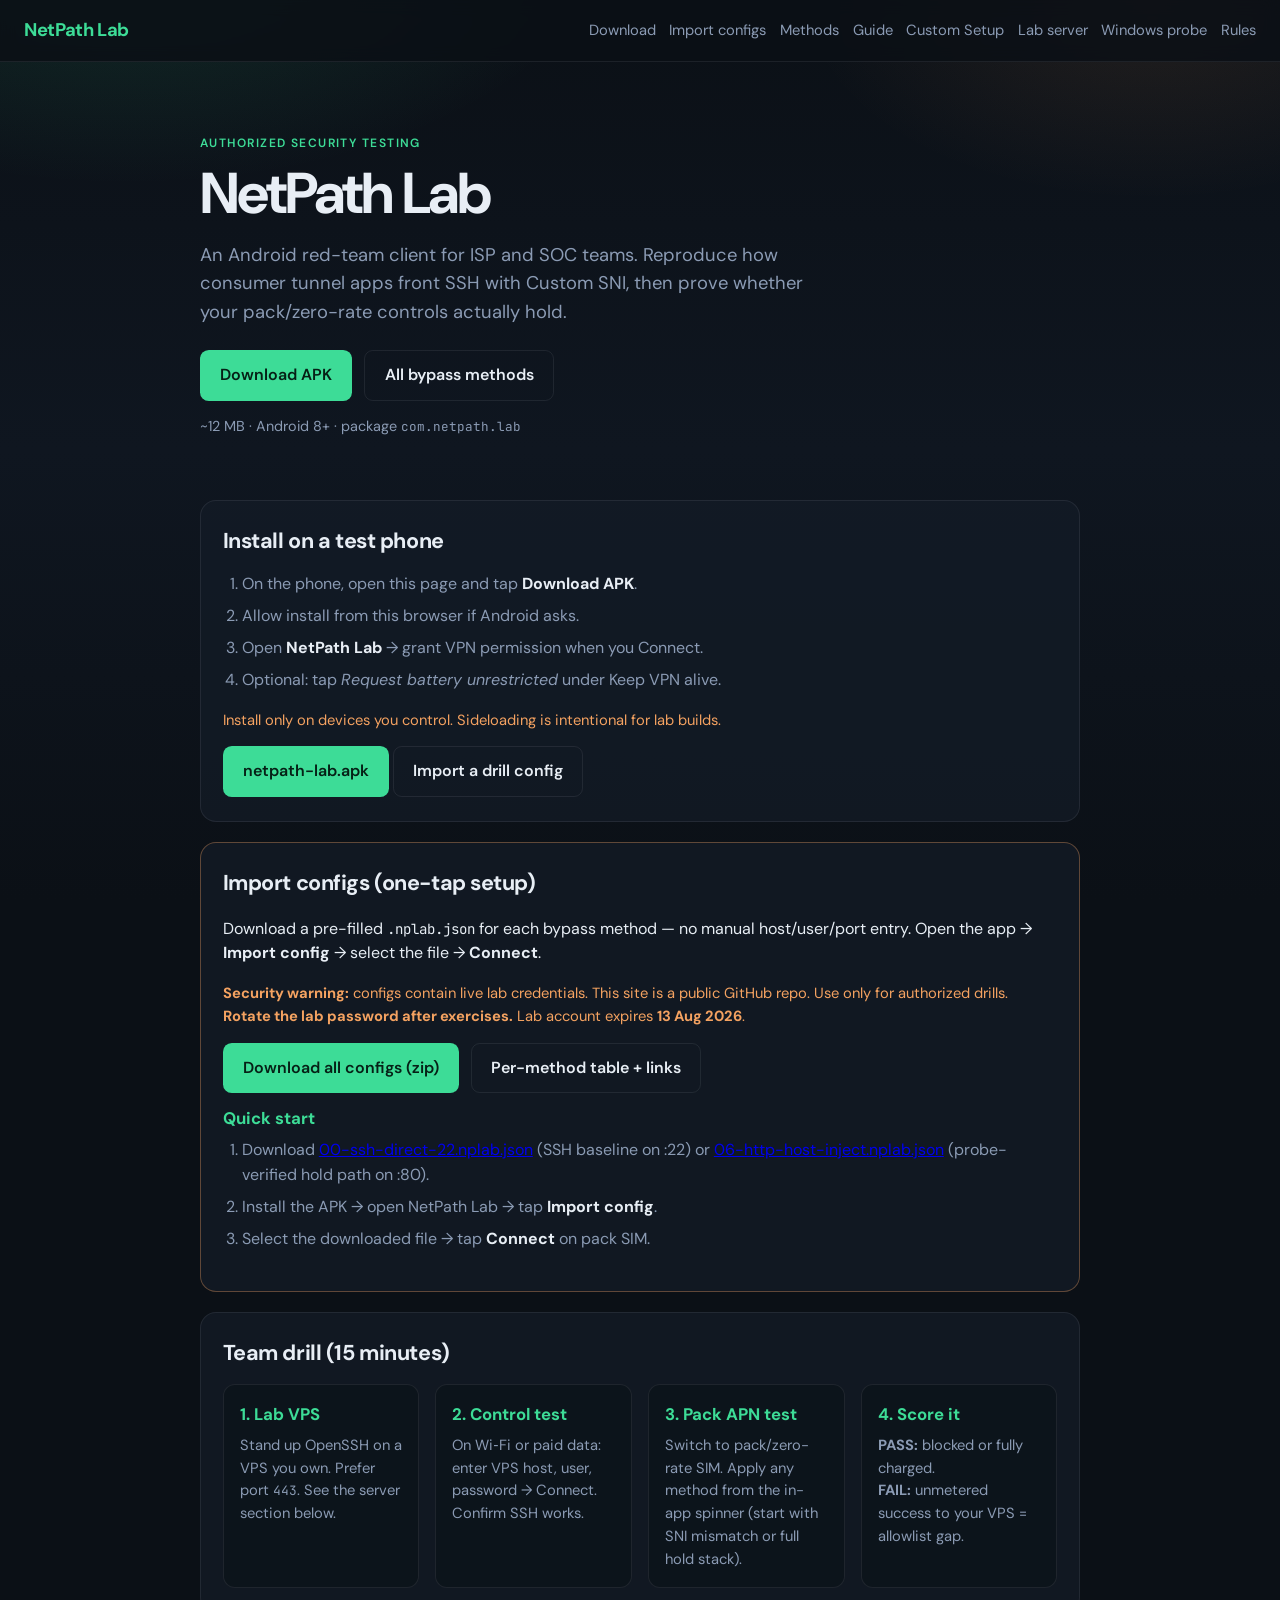
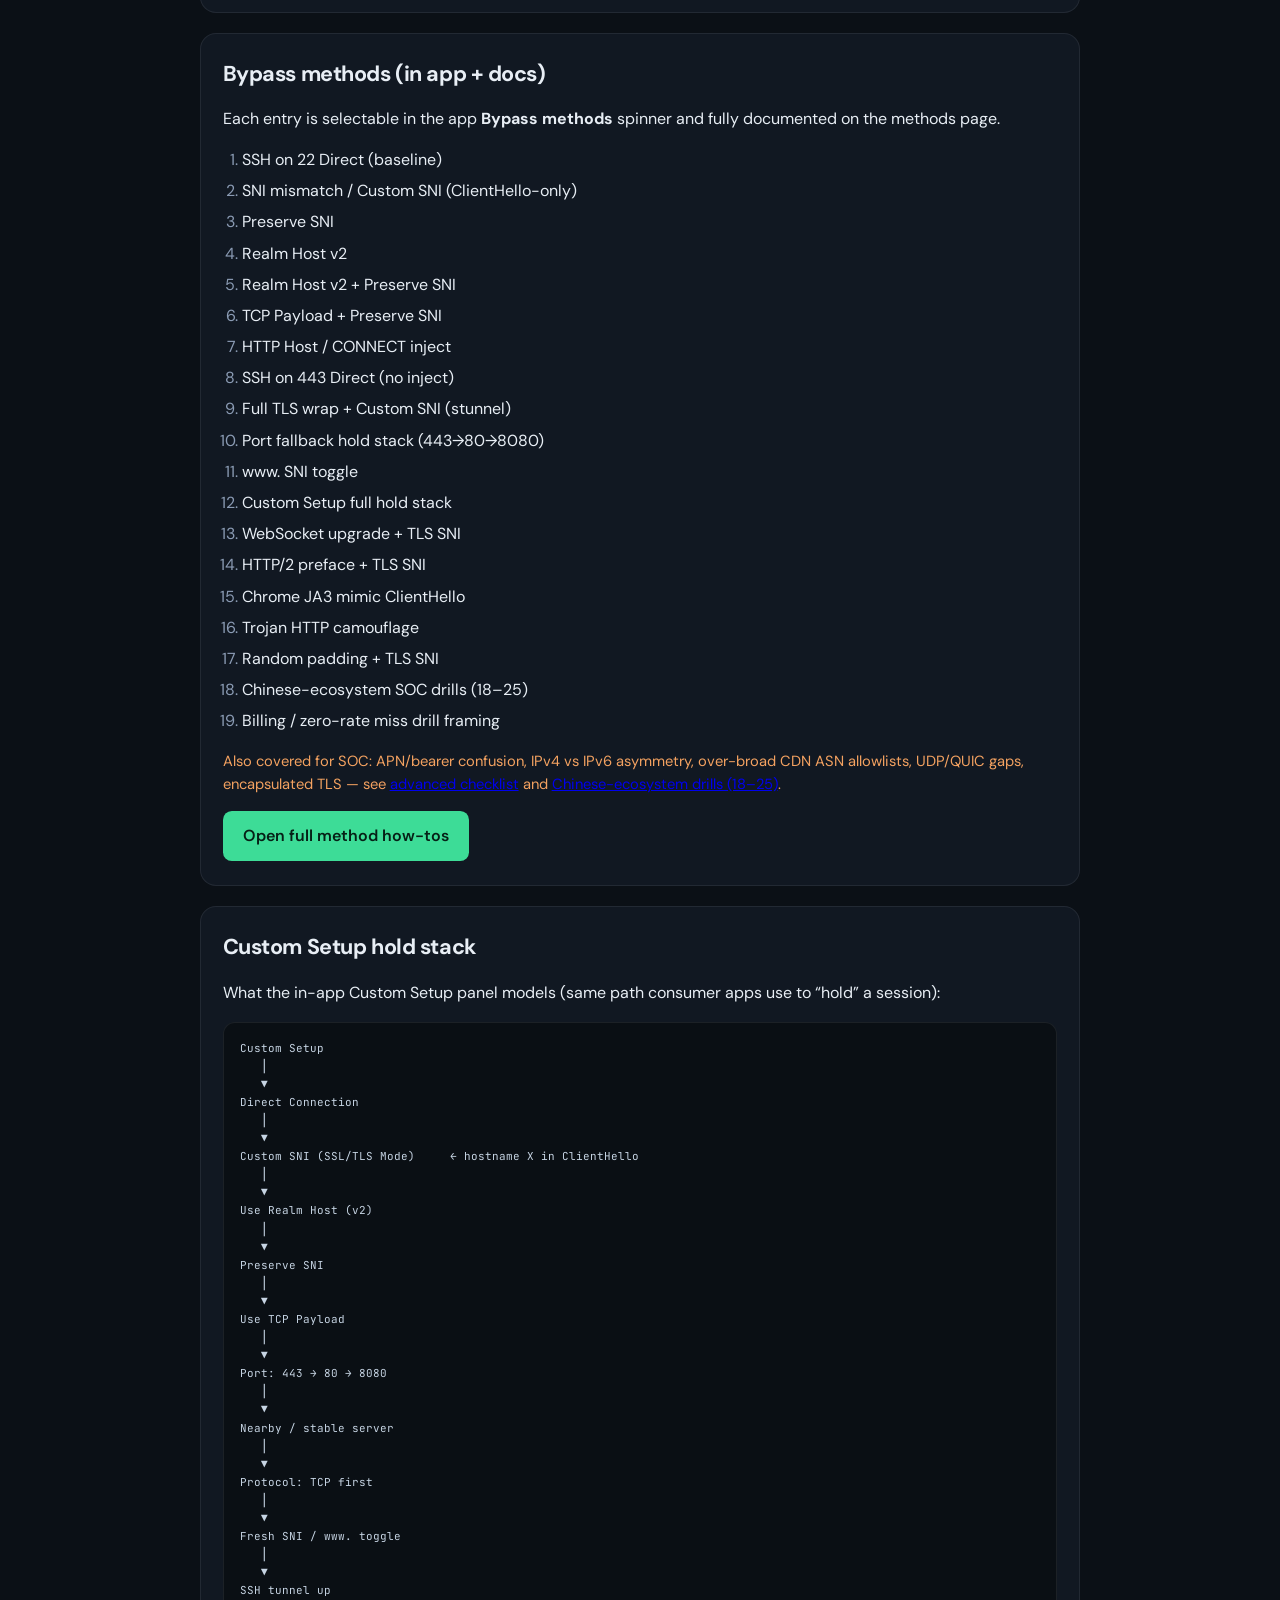
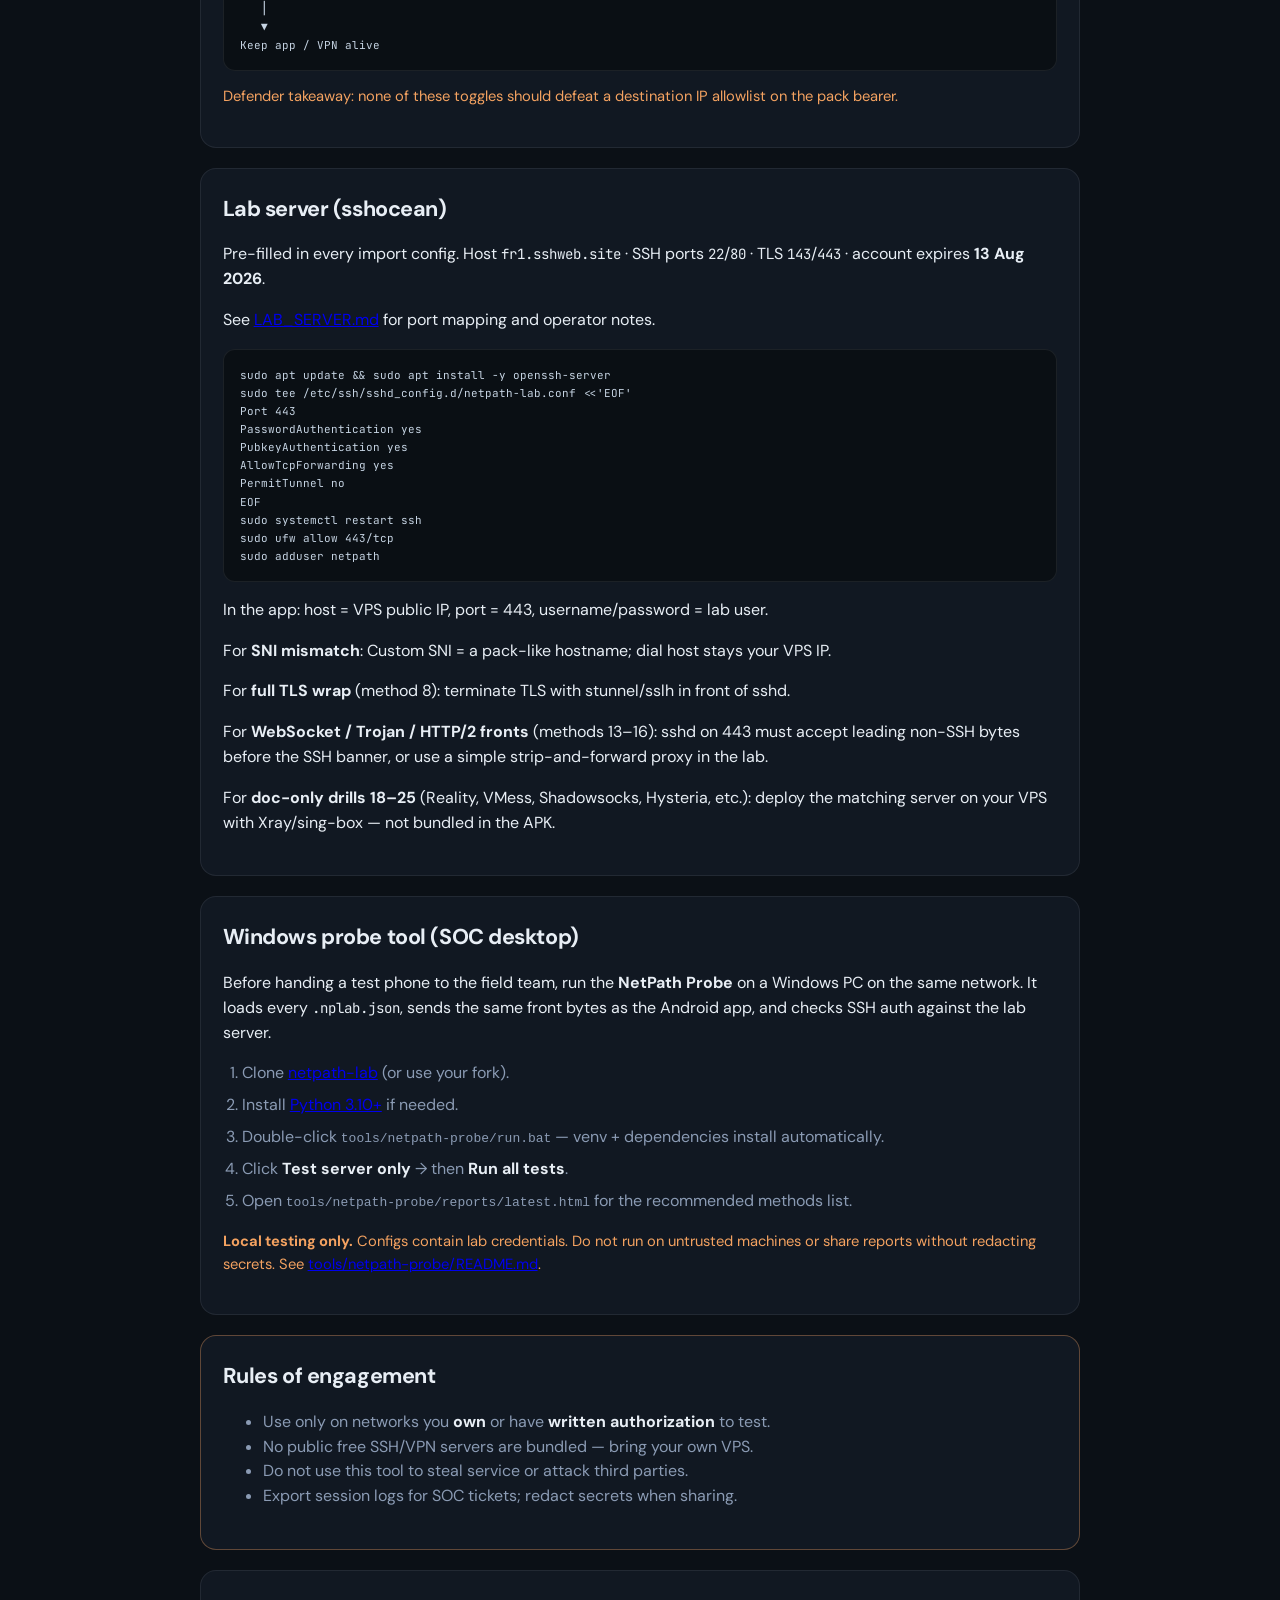
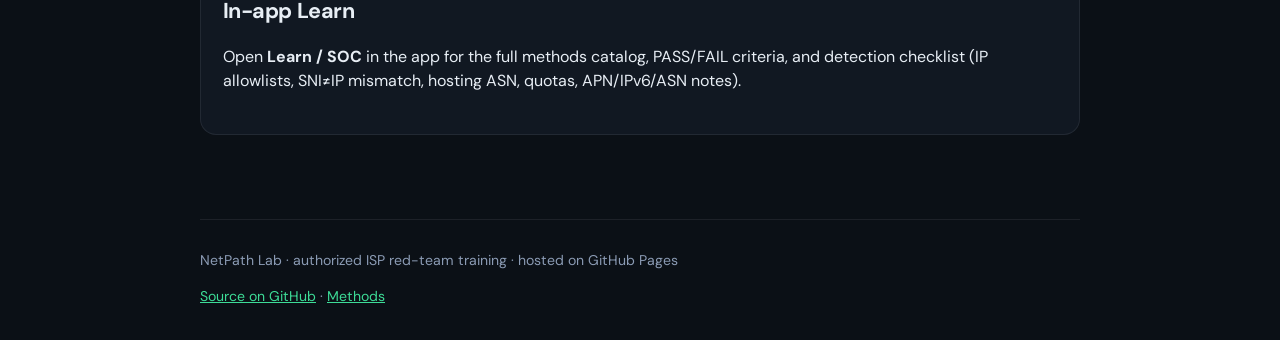
<file: docs/index.html>
<!DOCTYPE html>
<html lang="en">
<head>
  <meta charset="utf-8" />
  <meta name="viewport" content="width=device-width, initial-scale=1" />
  <title>NetPath Lab — ISP Red-Team Tunnel Client</title>
  <meta name="description" content="Authorized Android lab client for ISP/SOC teams to reproduce SSH+SNI tunnel techniques and harden pack/zero-rate controls." />
  <link rel="preconnect" href="https://fonts.googleapis.com" />
  <link rel="preconnect" href="https://fonts.gstatic.com" crossorigin />
  <link href="https://fonts.googleapis.com/css2?family=DM+Sans:ital,opsz,wght@0,9..40,400;0,9..40,600;0,9..40,700;1,9..40,400&family=JetBrains+Mono:wght@400;500&display=swap" rel="stylesheet" />
  <link rel="stylesheet" href="styles.css" />
</head>
<body>
  <div class="bg"></div>
  <header class="top">
    <a class="brand" href="index.html">NetPath Lab</a>
    <nav>
      <a href="#download">Download</a>
      <a href="#import-configs">Import configs</a>
      <a href="methods.html">Methods</a>
      <a href="#guide">Guide</a>
      <a href="#stack">Custom Setup</a>
      <a href="#server">Lab server</a>
      <a href="#probe">Windows probe</a>
      <a href="#roe">Rules</a>
    </nav>
  </header>

  <main>
    <section class="hero">
      <p class="eyebrow">Authorized security testing</p>
      <h1>NetPath Lab</h1>
      <p class="lede">
        An Android red-team client for ISP and SOC teams. Reproduce how consumer tunnel apps
        front SSH with Custom SNI, then prove whether your pack/zero-rate controls actually hold.
      </p>
      <div class="cta">
        <a class="btn primary" href="downloads/netpath-lab.apk" download>Download APK</a>
        <a class="btn ghost" href="methods.html">All bypass methods</a>
      </div>
      <p class="meta">~12 MB · Android 8+ · package <code>com.netpath.lab</code></p>
    </section>

    <section id="download" class="panel">
      <h2>Install on a test phone</h2>
      <ol class="steps">
        <li>On the phone, open this page and tap <strong>Download APK</strong>.</li>
        <li>Allow install from this browser if Android asks.</li>
        <li>Open <strong>NetPath Lab</strong> → grant VPN permission when you Connect.</li>
        <li>Optional: tap <em>Request battery unrestricted</em> under Keep VPN alive.</li>
      </ol>
      <p class="note">Install only on devices you control. Sideloading is intentional for lab builds.</p>
      <a class="btn primary" href="downloads/netpath-lab.apk" download>netpath-lab.apk</a>
      <a class="btn ghost" href="#import-configs">Import a drill config</a>
    </section>

    <section id="import-configs" class="panel warn">
      <h2>Import configs (one-tap setup)</h2>
      <p>
        Download a pre-filled <code>.nplab.json</code> for each bypass method — no manual host/user/port entry.
        Open the app → <strong>Import config</strong> → select the file → <strong>Connect</strong>.
      </p>
      <p class="note">
        <strong>Security warning:</strong> configs contain live lab credentials. This site is a public GitHub repo.
        Use only for authorized drills. <strong>Rotate the lab password after exercises.</strong>
        Lab account expires <strong>13 Aug 2026</strong>.
      </p>
      <div class="cta">
        <a class="btn primary" href="downloads/netpath-lab-configs.zip" download>Download all configs (zip)</a>
        <a class="btn ghost" href="methods.html#import-configs">Per-method table + links</a>
      </div>
      <h3>Quick start</h3>
      <ol class="steps">
        <li>Download <a href="downloads/configs/00-ssh-direct-22.nplab.json">00-ssh-direct-22.nplab.json</a> (SSH baseline on :22) or <a href="downloads/configs/06-http-host-inject.nplab.json">06-http-host-inject.nplab.json</a> (probe-verified hold path on :80).</li>
        <li>Install the APK → open NetPath Lab → tap <strong>Import config</strong>.</li>
        <li>Select the downloaded file → tap <strong>Connect</strong> on pack SIM.</li>
      </ol>
    </section>

    <section id="guide" class="panel">
      <h2>Team drill (15 minutes)</h2>
      <div class="grid">
        <article>
          <h3>1. Lab VPS</h3>
          <p>Stand up OpenSSH on a VPS you own. Prefer port <code>443</code>. See the server section below.</p>
        </article>
        <article>
          <h3>2. Control test</h3>
          <p>On Wi‑Fi or paid data: enter VPS host, user, password → Connect. Confirm SSH works.</p>
        </article>
        <article>
          <h3>3. Pack APN test</h3>
          <p>Switch to pack/zero-rate SIM. Apply any method from the in-app spinner (start with SNI mismatch or full hold stack).</p>
        </article>
        <article>
          <h3>4. Score it</h3>
          <p><strong>PASS:</strong> blocked or fully charged.<br /><strong>FAIL:</strong> unmetered success to your VPS = allowlist gap.</p>
        </article>
      </div>
    </section>

    <section id="methods-overview" class="panel">
      <h2>Bypass methods (in app + docs)</h2>
      <p>Each entry is selectable in the app <strong>Bypass methods</strong> spinner and fully documented on the methods page.</p>
      <ol class="method-index">
        <li><a href="methods.html#import-configs">SSH on 22 Direct (baseline)</a></li>
        <li><a href="methods.html#m1">SNI mismatch / Custom SNI (ClientHello-only)</a></li>
        <li><a href="methods.html#m2">Preserve SNI</a></li>
        <li><a href="methods.html#m3">Realm Host v2</a></li>
        <li><a href="methods.html#m4">Realm Host v2 + Preserve SNI</a></li>
        <li><a href="methods.html#m5">TCP Payload + Preserve SNI</a></li>
        <li><a href="methods.html#m6">HTTP Host / CONNECT inject</a></li>
        <li><a href="methods.html#m7">SSH on 443 Direct (no inject)</a></li>
        <li><a href="methods.html#m8">Full TLS wrap + Custom SNI (stunnel)</a></li>
        <li><a href="methods.html#m9">Port fallback hold stack (443→80→8080)</a></li>
        <li><a href="methods.html#m10">www. SNI toggle</a></li>
        <li><a href="methods.html#m11">Custom Setup full hold stack</a></li>
        <li><a href="methods.html#m13">WebSocket upgrade + TLS SNI</a></li>
        <li><a href="methods.html#m14">HTTP/2 preface + TLS SNI</a></li>
        <li><a href="methods.html#m15">Chrome JA3 mimic ClientHello</a></li>
        <li><a href="methods.html#m16">Trojan HTTP camouflage</a></li>
        <li><a href="methods.html#m17">Random padding + TLS SNI</a></li>
        <li><a href="methods.html#advanced-cn">Chinese-ecosystem SOC drills (18–25)</a></li>
        <li><a href="methods.html#scoring">Billing / zero-rate miss drill framing</a></li>
      </ol>
      <p class="note">Also covered for SOC: APN/bearer confusion, IPv4 vs IPv6 asymmetry, over-broad CDN ASN allowlists, UDP/QUIC gaps, encapsulated TLS — see <a href="methods.html#advanced">advanced checklist</a> and <a href="methods.html#advanced-cn">Chinese-ecosystem drills (18–25)</a>.</p>
      <a class="btn primary" href="methods.html">Open full method how-tos</a>
    </section>

    <section id="stack" class="panel">
      <h2>Custom Setup hold stack</h2>
      <p>What the in-app Custom Setup panel models (same path consumer apps use to “hold” a session):</p>
      <pre class="stack" aria-label="Custom Setup flow"><code>Custom Setup
   │
   ▼
Direct Connection
   │
   ▼
Custom SNI (SSL/TLS Mode)     ← hostname X in ClientHello
   │
   ▼
Use Realm Host (v2)
   │
   ▼
Preserve SNI
   │
   ▼
Use TCP Payload
   │
   ▼
Port: 443 → 80 → 8080
   │
   ▼
Nearby / stable server
   │
   ▼
Protocol: TCP first
   │
   ▼
Fresh SNI / www. toggle
   │
   ▼
SSH tunnel up
   │
   ▼
Keep app / VPN alive</code></pre>
      <p class="note">Defender takeaway: none of these toggles should defeat a destination IP allowlist on the pack bearer.</p>
    </section>

    <section id="server" class="panel">
      <h2>Lab server (sshocean)</h2>
      <p>Pre-filled in every import config. Host <code>fr1.sshweb.site</code> · SSH ports <code>22</code>/<code>80</code> · TLS <code>143</code>/<code>443</code> · account expires <strong>13 Aug 2026</strong>.</p>
      <p>See <a href="https://github.com/bbscalton/netpath-lab/blob/main/docs/LAB_SERVER.md">LAB_SERVER.md</a> for port mapping and operator notes.</p>
      <pre class="code"><code>sudo apt update &amp;&amp; sudo apt install -y openssh-server
sudo tee /etc/ssh/sshd_config.d/netpath-lab.conf &lt;&lt;'EOF'
Port 443
PasswordAuthentication yes
PubkeyAuthentication yes
AllowTcpForwarding yes
PermitTunnel no
EOF
sudo systemctl restart ssh
sudo ufw allow 443/tcp
sudo adduser netpath</code></pre>
      <p>In the app: host = VPS public IP, port = 443, username/password = lab user.</p>
      <p>For <strong>SNI mismatch</strong>: Custom SNI = a pack-like hostname; dial host stays your VPS IP.</p>
      <p>For <strong>full TLS wrap</strong> (method 8): terminate TLS with stunnel/sslh in front of sshd.</p>
      <p>For <strong>WebSocket / Trojan / HTTP/2 fronts</strong> (methods 13–16): sshd on 443 must accept leading non-SSH bytes before the SSH banner, or use a simple strip-and-forward proxy in the lab.</p>
      <p>For <strong>doc-only drills 18–25</strong> (Reality, VMess, Shadowsocks, Hysteria, etc.): deploy the matching server on your VPS with Xray/sing-box — not bundled in the APK.</p>
    </section>

    <section id="probe" class="panel">
      <h2>Windows probe tool (SOC desktop)</h2>
      <p>
        Before handing a test phone to the field team, run the <strong>NetPath Probe</strong> on a Windows PC on the same network.
        It loads every <code>.nplab.json</code>, sends the same front bytes as the Android app, and checks SSH auth against the lab server.
      </p>
      <ol class="steps">
        <li>Clone <a href="https://github.com/bbscalton/netpath-lab">netpath-lab</a> (or use your fork).</li>
        <li>Install <a href="https://www.python.org/downloads/">Python 3.10+</a> if needed.</li>
        <li>Double-click <code>tools/netpath-probe/run.bat</code> — venv + dependencies install automatically.</li>
        <li>Click <strong>Test server only</strong> → then <strong>Run all tests</strong>.</li>
        <li>Open <code>tools/netpath-probe/reports/latest.html</code> for the recommended methods list.</li>
      </ol>
      <p class="note">
        <strong>Local testing only.</strong> Configs contain lab credentials. Do not run on untrusted machines or share reports without redacting secrets.
        See <a href="https://github.com/bbscalton/netpath-lab/blob/main/tools/netpath-probe/README.md">tools/netpath-probe/README.md</a>.
      </p>
    </section>

    <section id="roe" class="panel warn">
      <h2>Rules of engagement</h2>
      <ul>
        <li>Use only on networks you <strong>own</strong> or have <strong>written authorization</strong> to test.</li>
        <li>No public free SSH/VPN servers are bundled — bring your own VPS.</li>
        <li>Do not use this tool to steal service or attack third parties.</li>
        <li>Export session logs for SOC tickets; redact secrets when sharing.</li>
      </ul>
    </section>

    <section class="panel">
      <h2>In-app Learn</h2>
      <p>
        Open <strong>Learn / SOC</strong> in the app for the full methods catalog, PASS/FAIL criteria, and detection checklist
        (IP allowlists, SNI≠IP mismatch, hosting ASN, quotas, APN/IPv6/ASN notes).
      </p>
    </section>
  </main>

  <footer>
    <p>NetPath Lab · authorized ISP red-team training · hosted on GitHub Pages</p>
    <p><a href="https://github.com/bbscalton/netpath-lab">Source on GitHub</a> · <a href="methods.html">Methods</a></p>
  </footer>
</body>
</html>
</file>
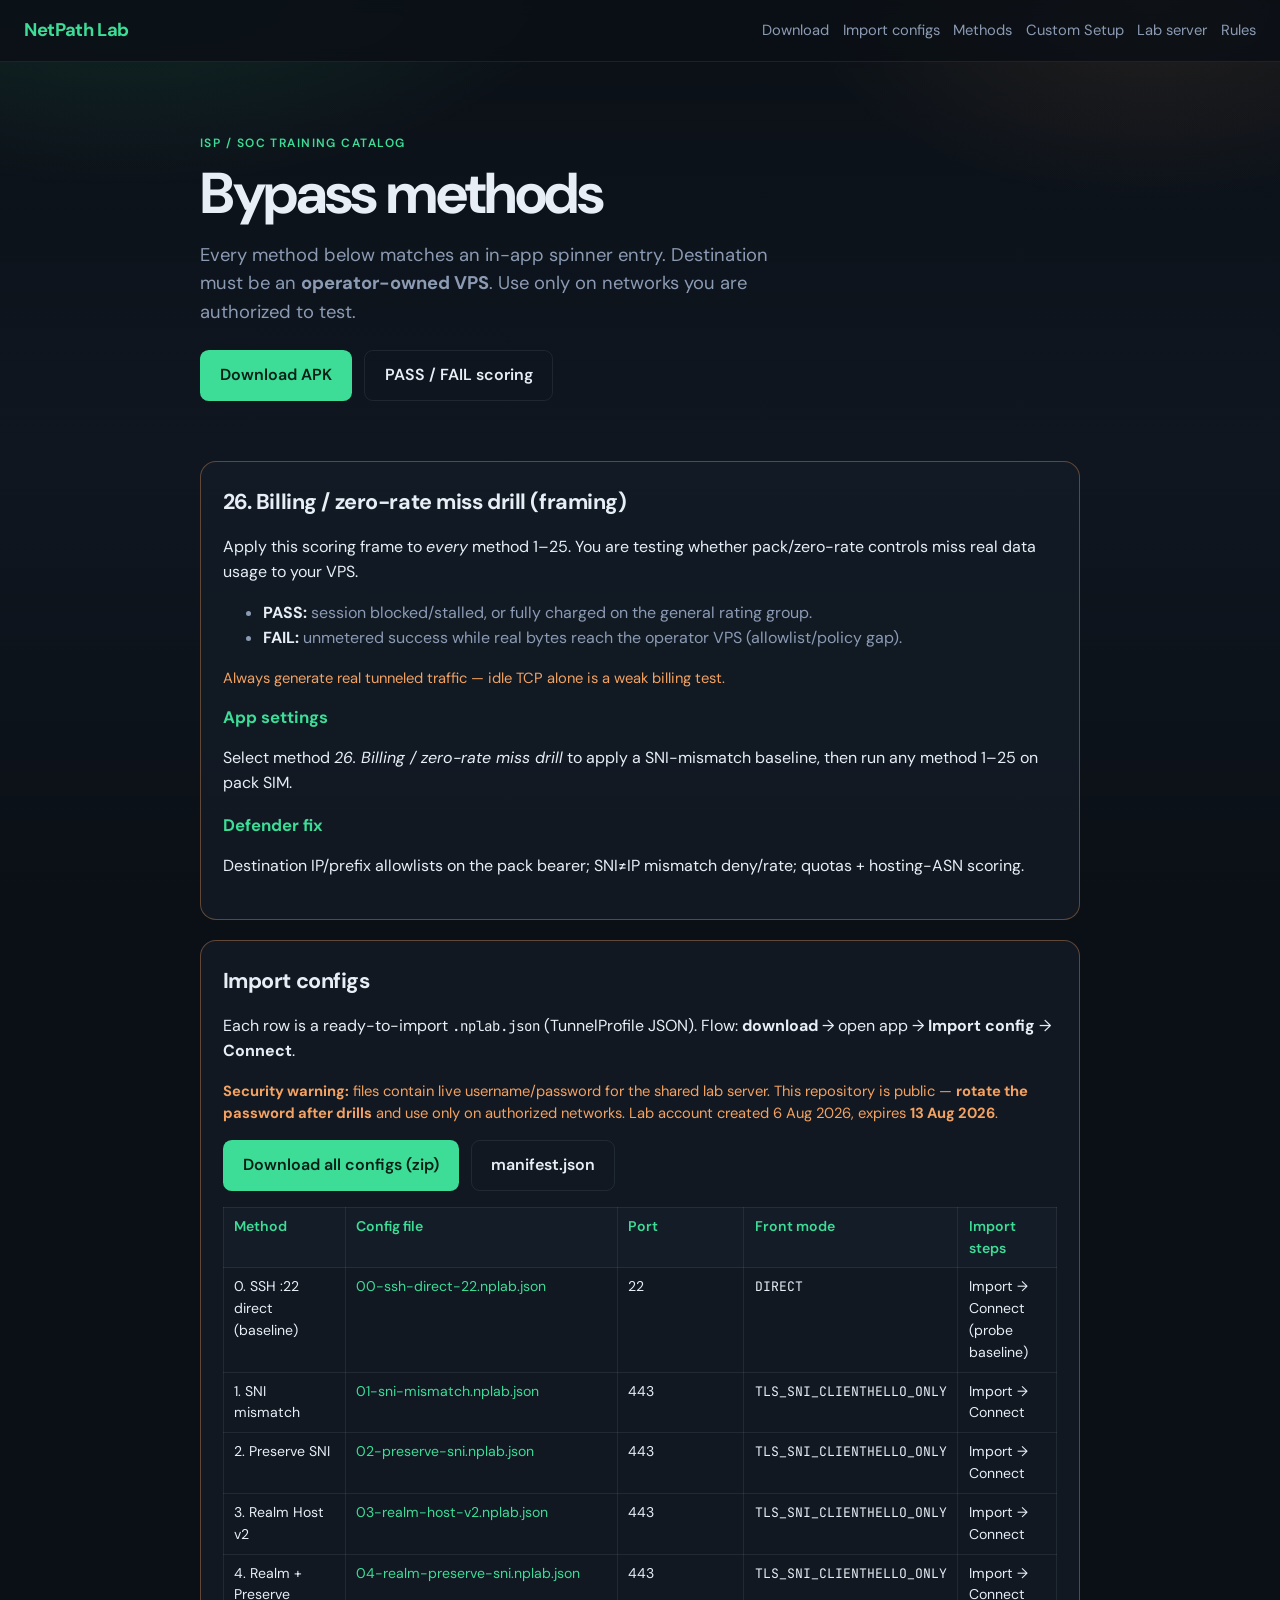
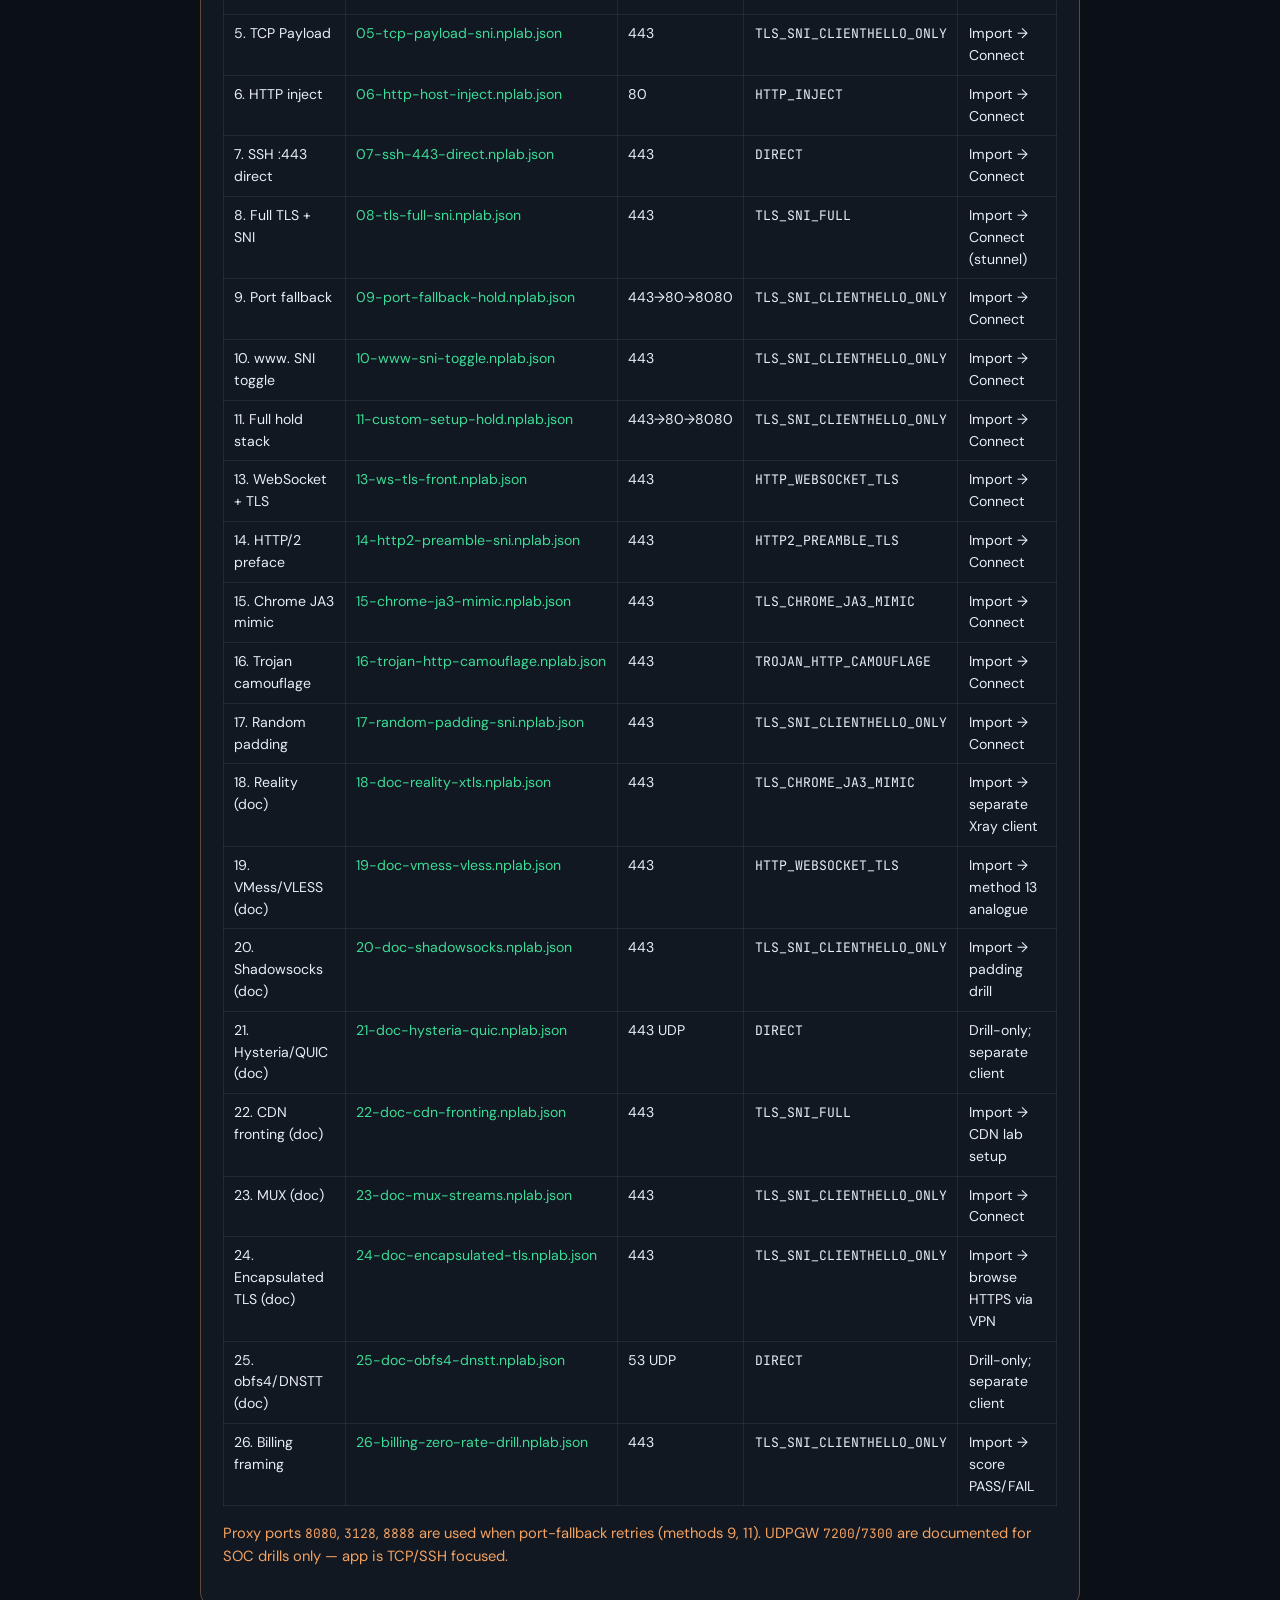
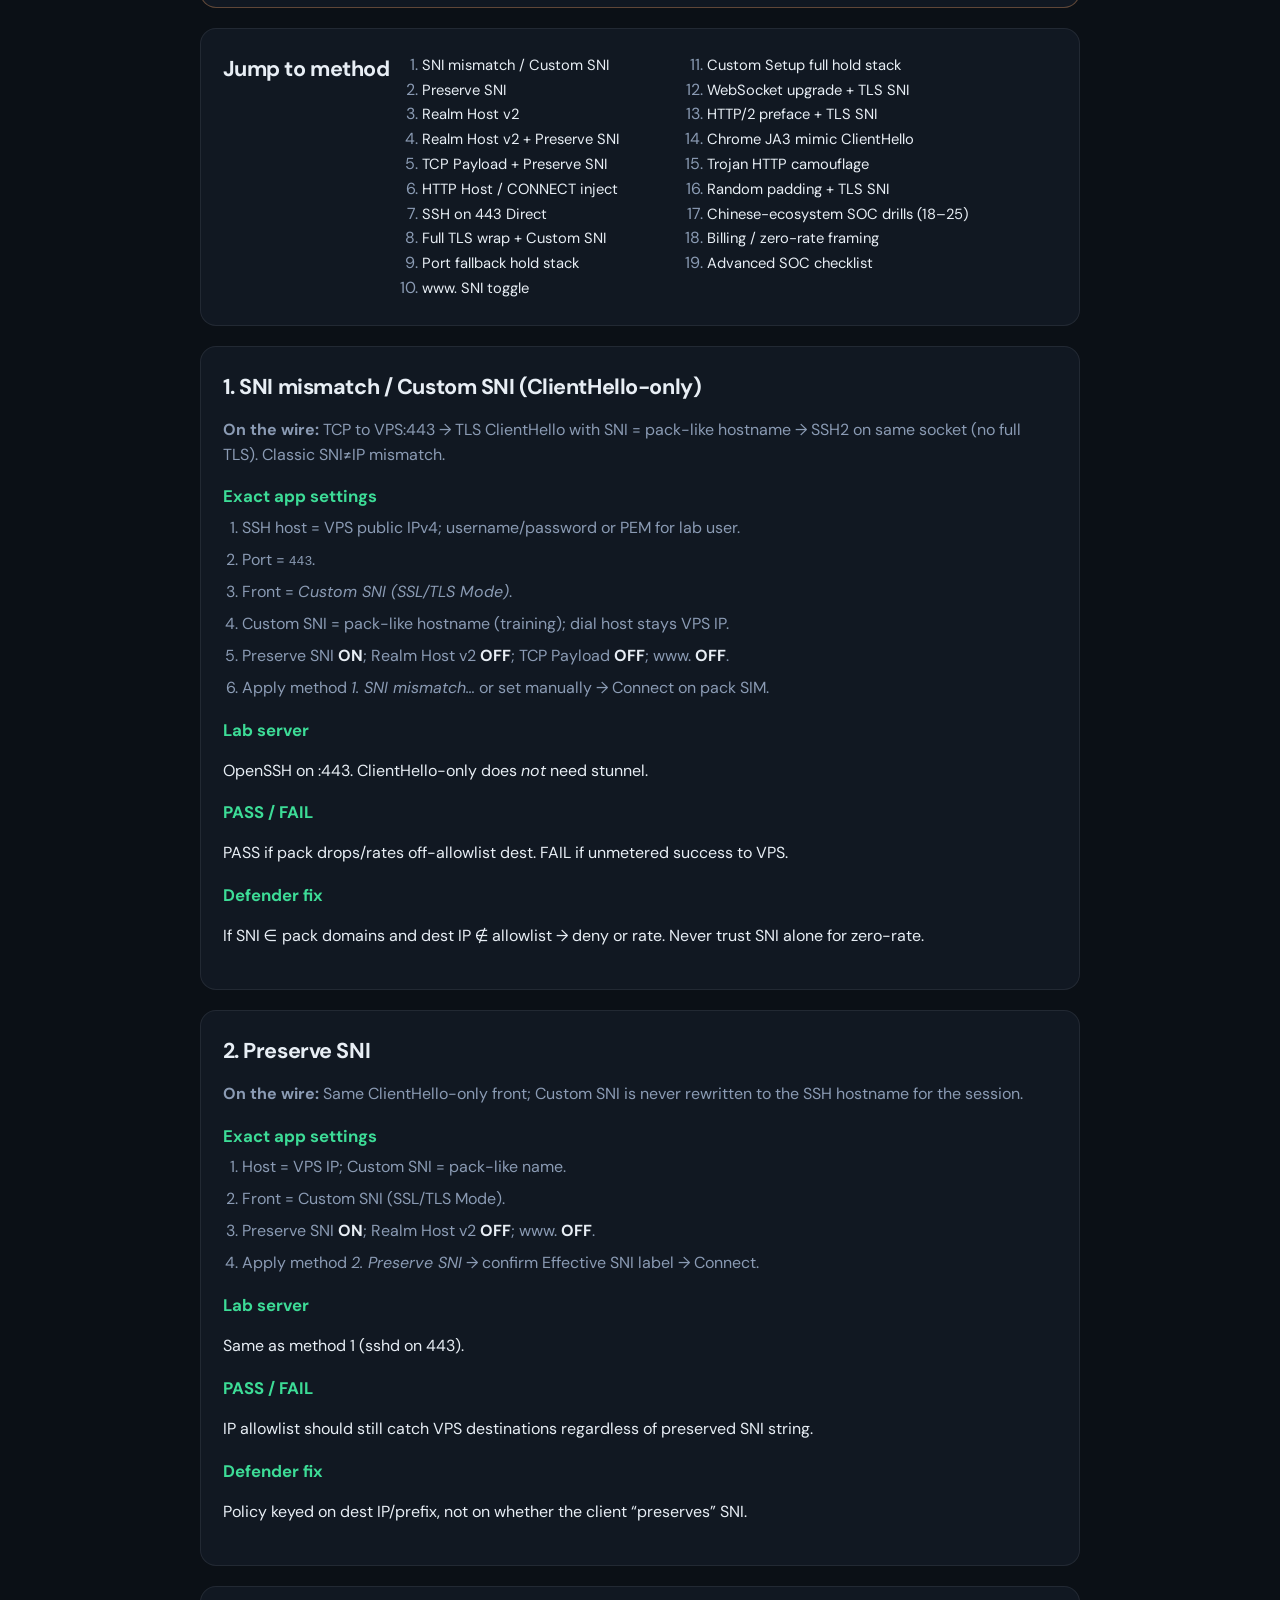
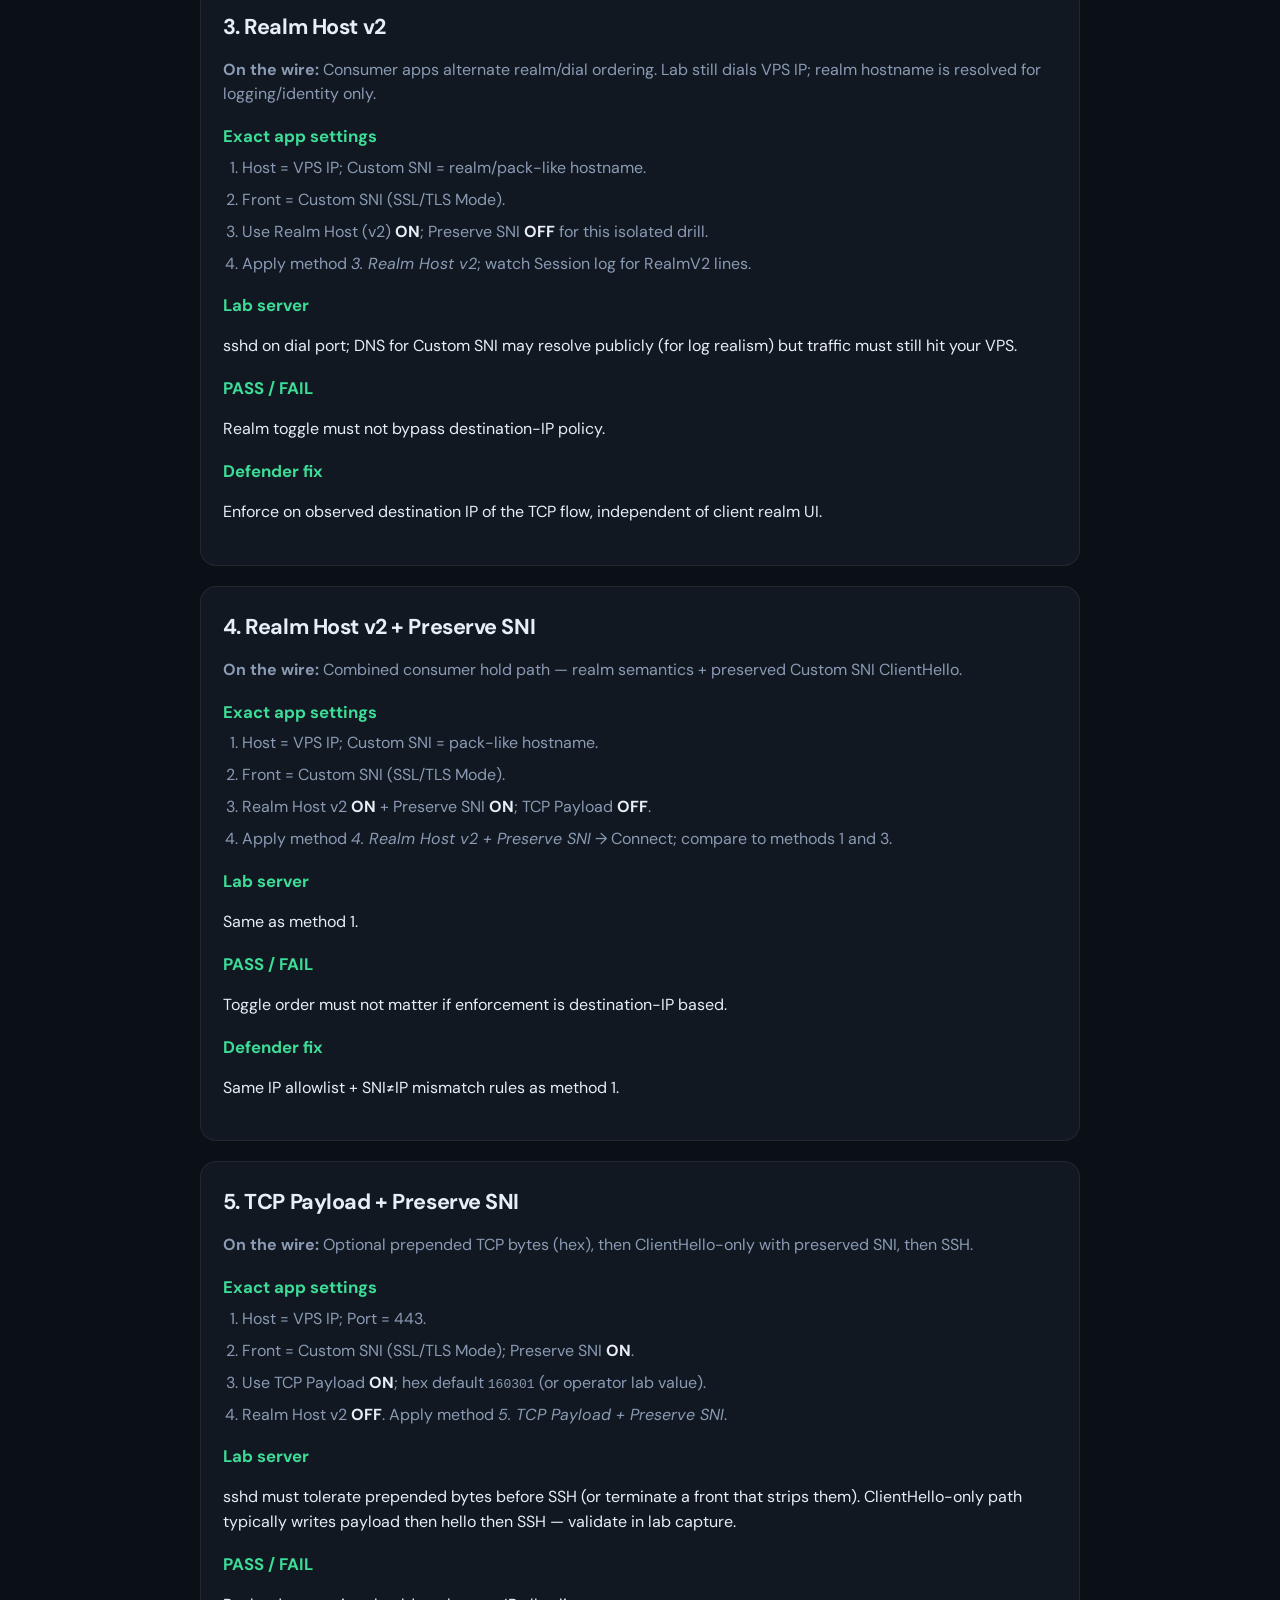
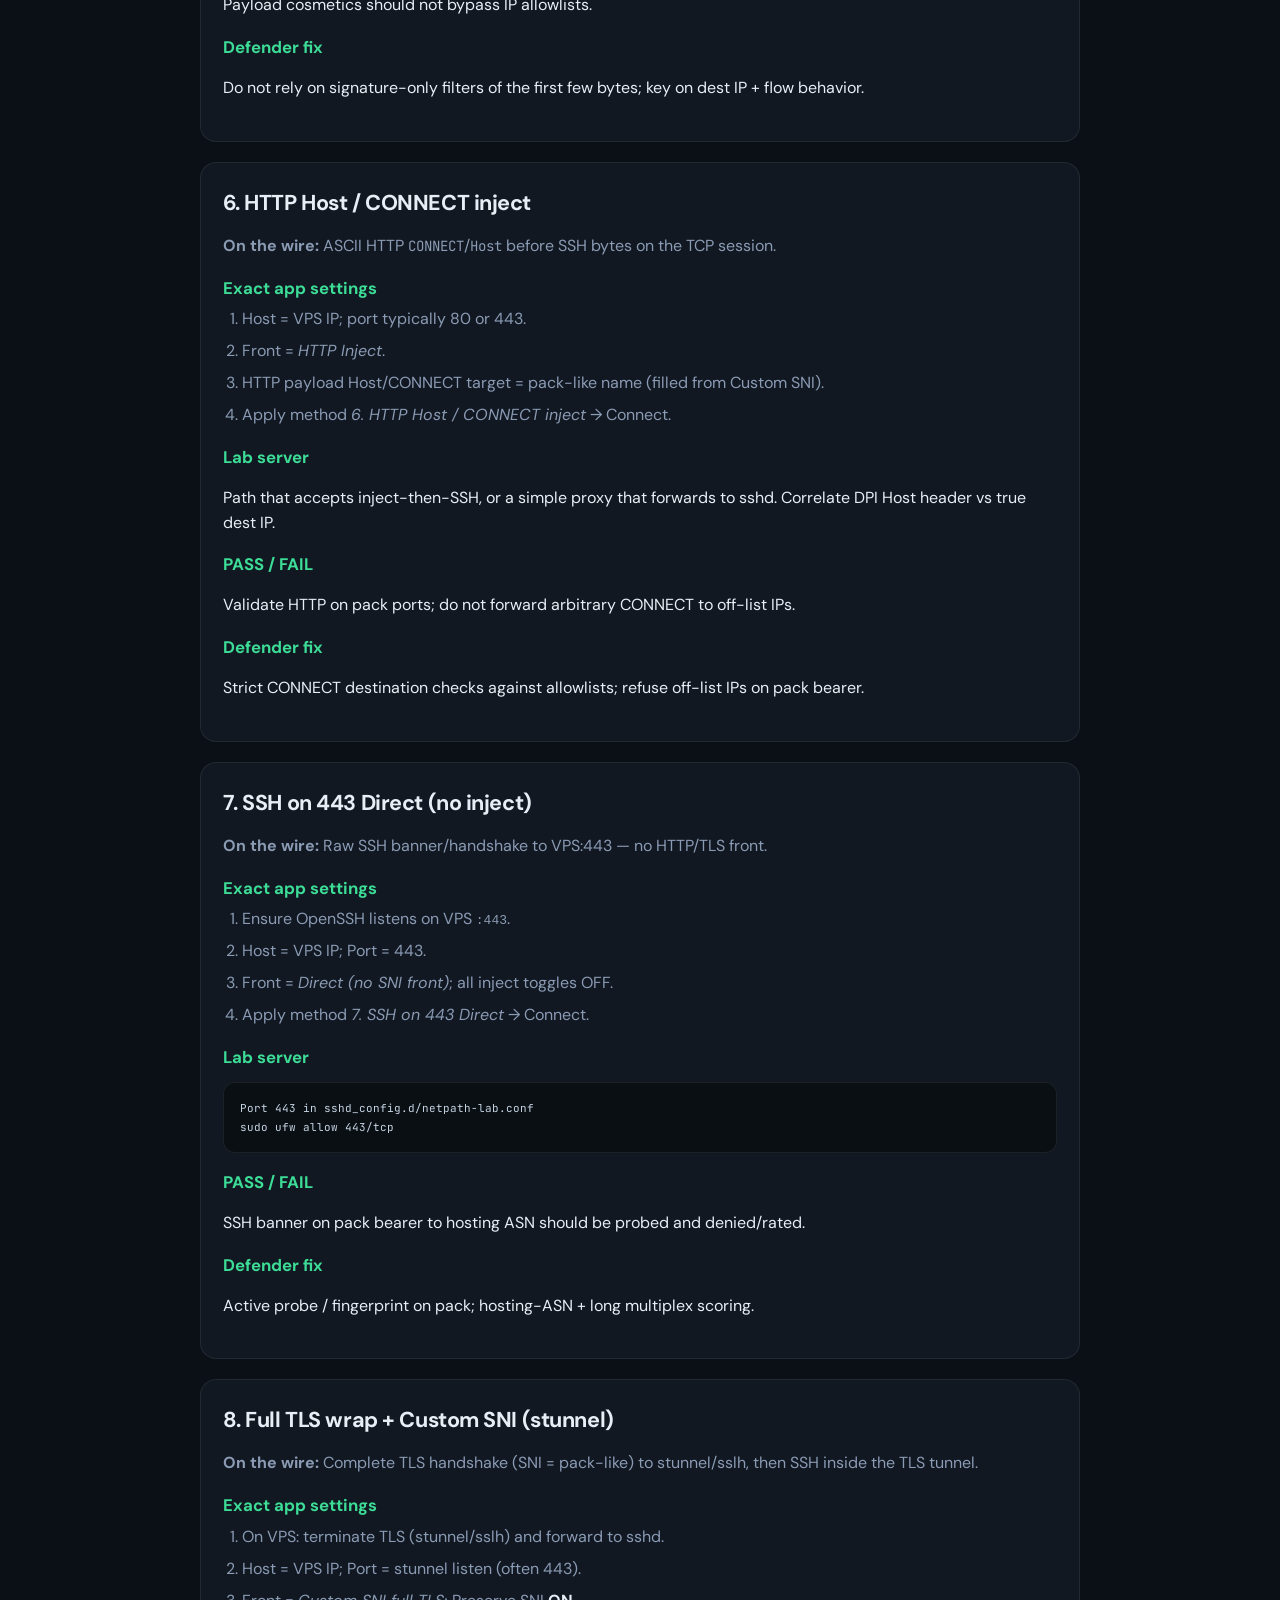
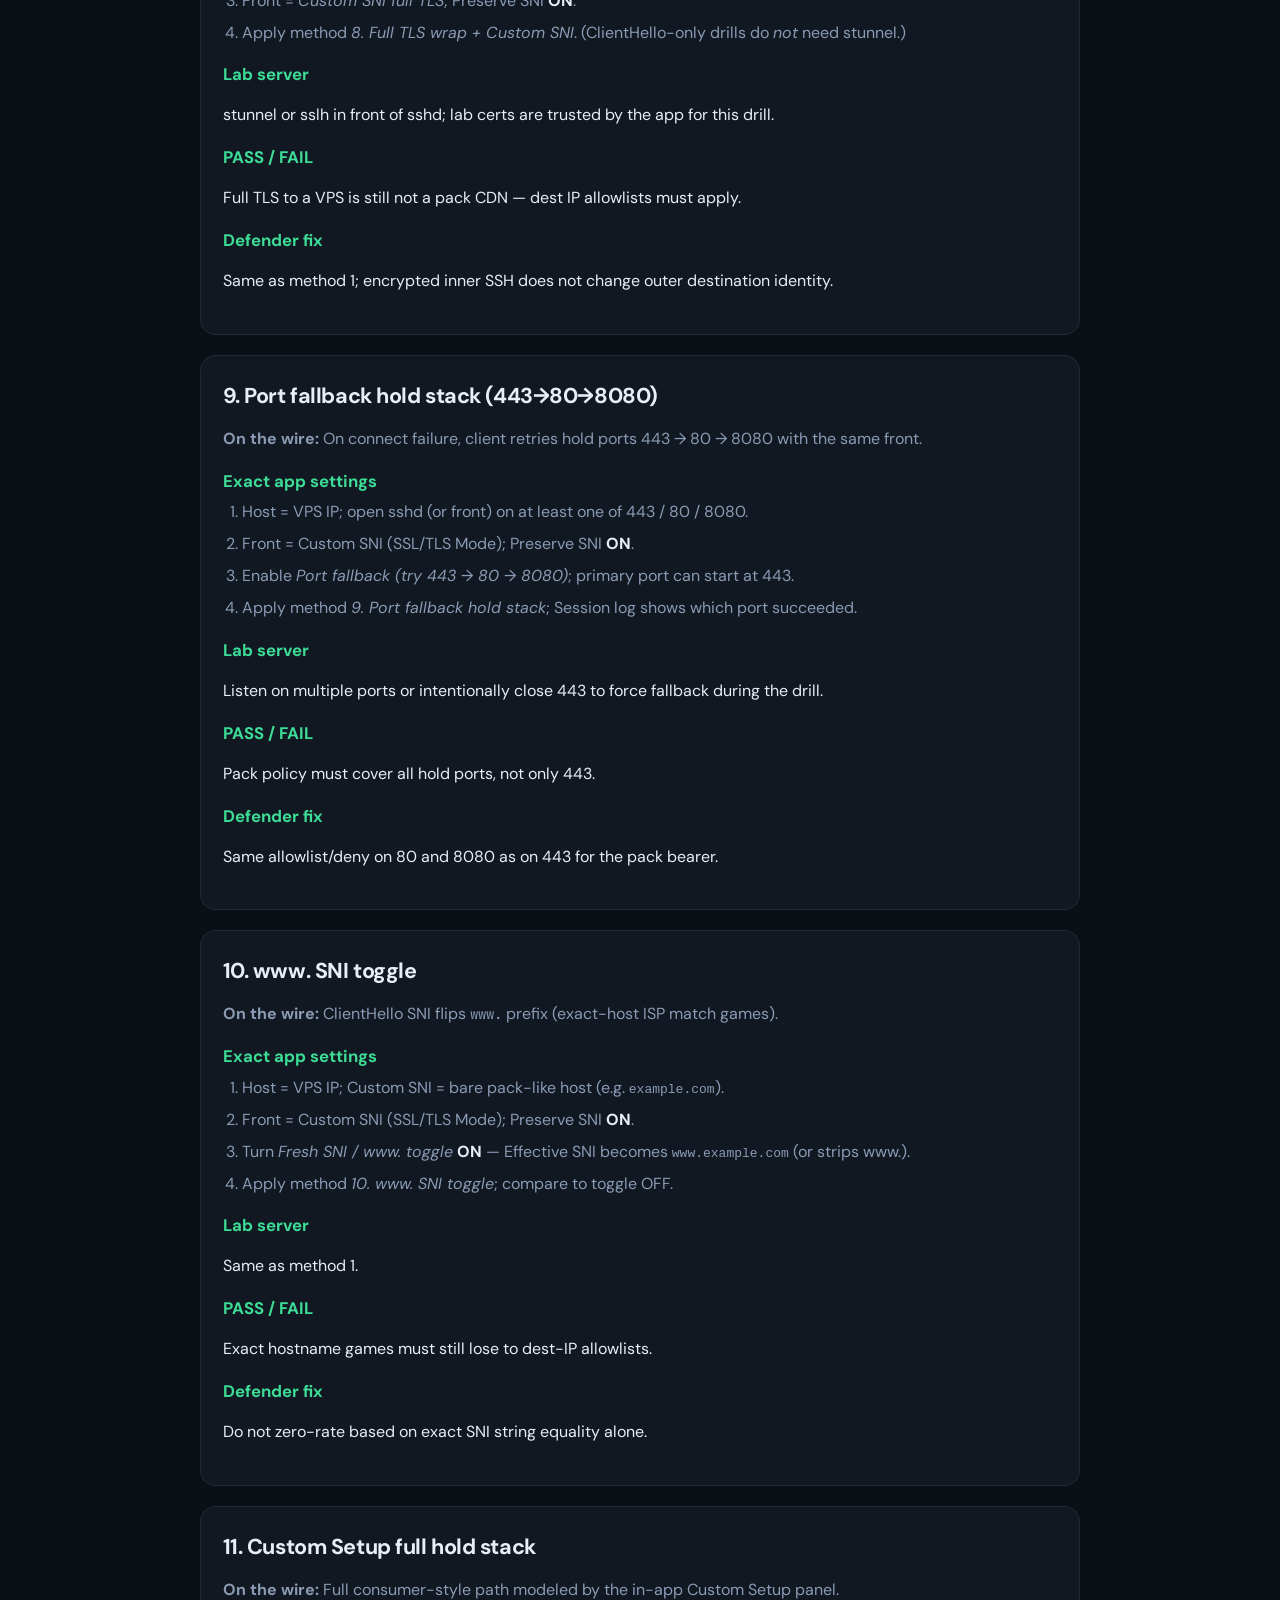
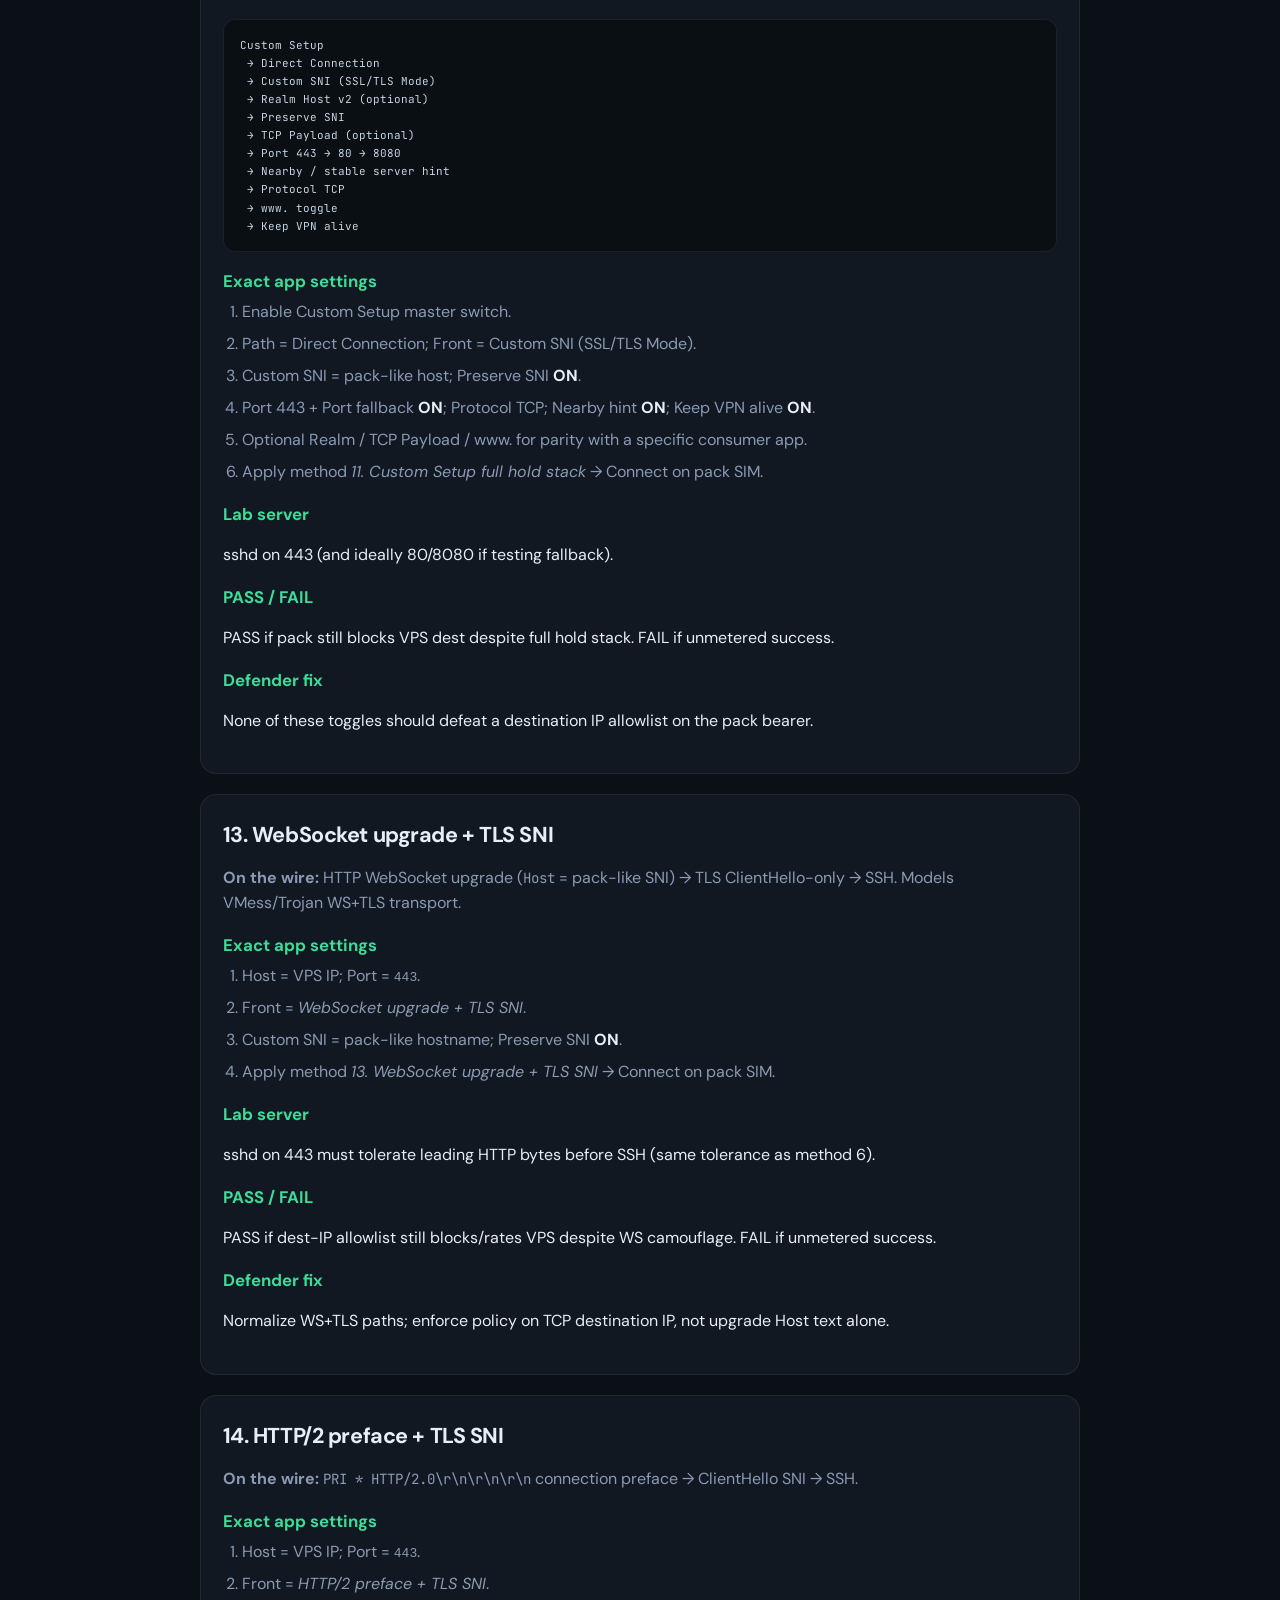
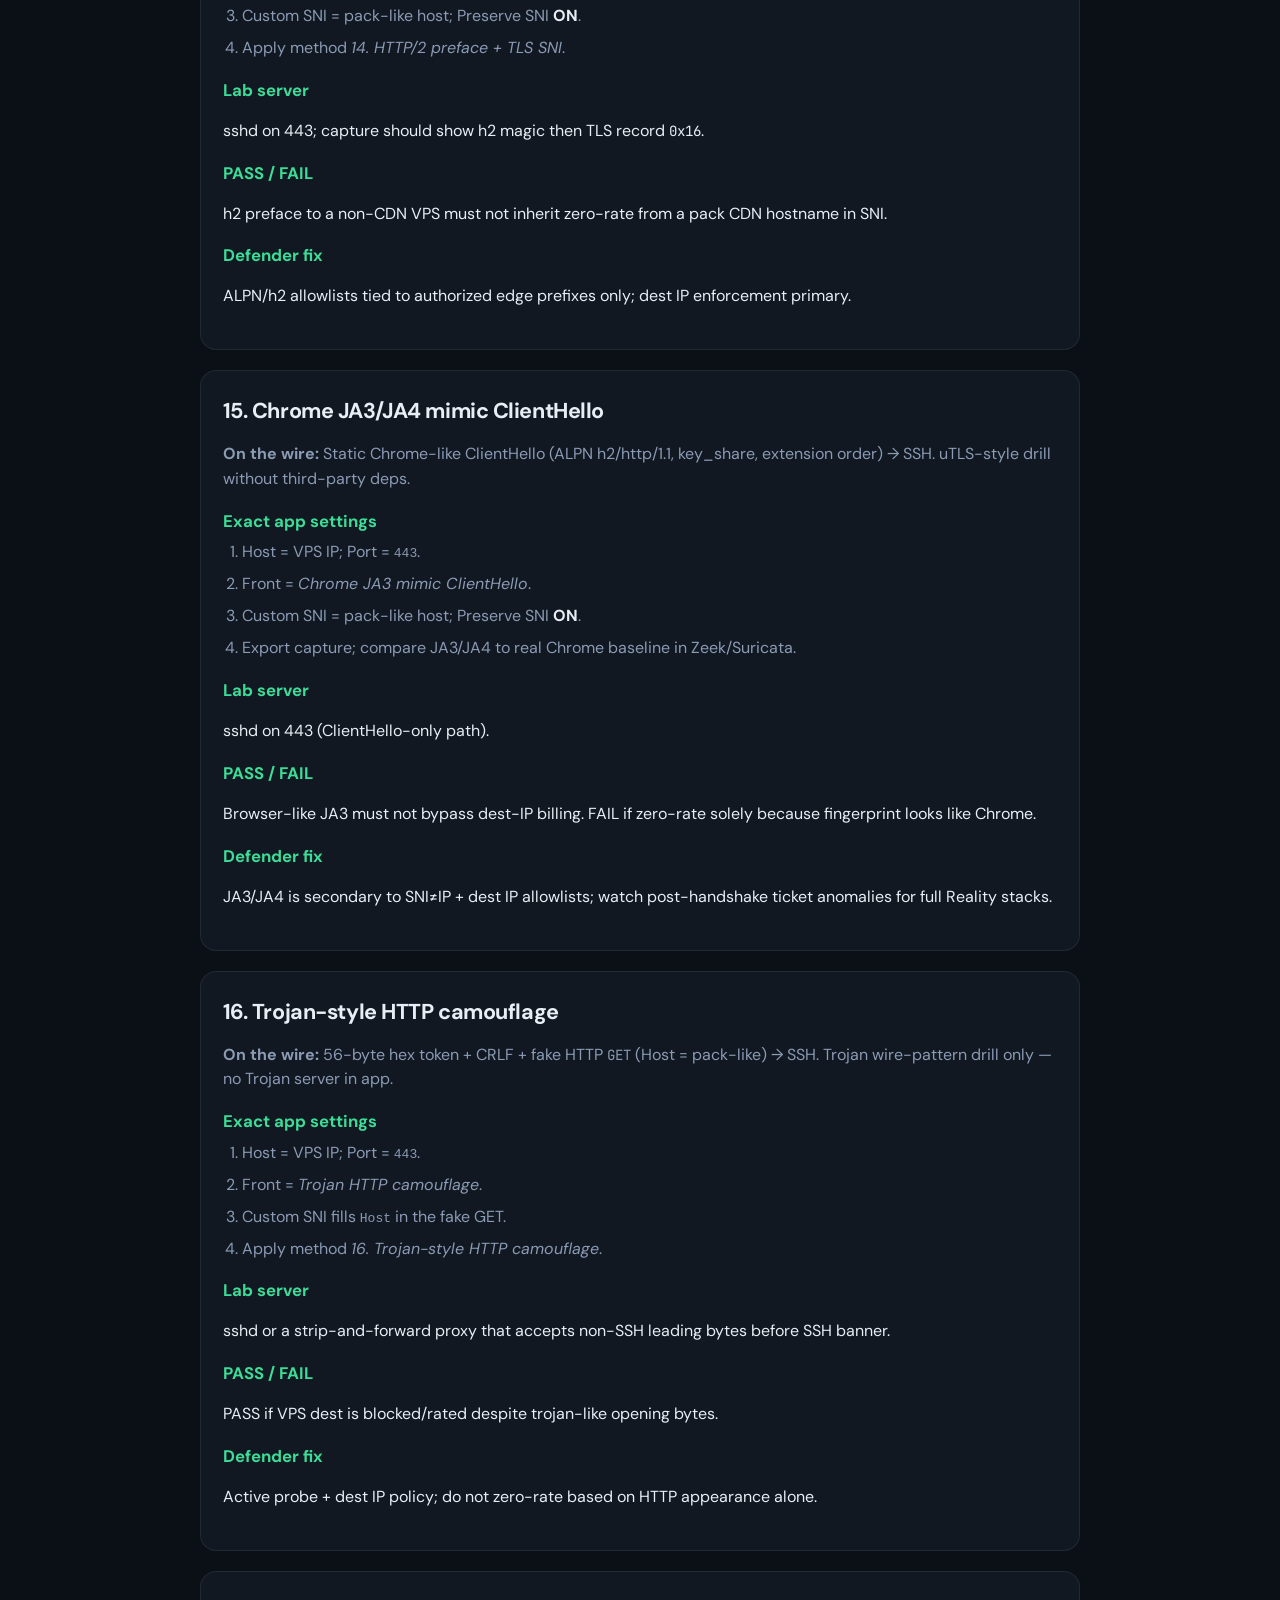
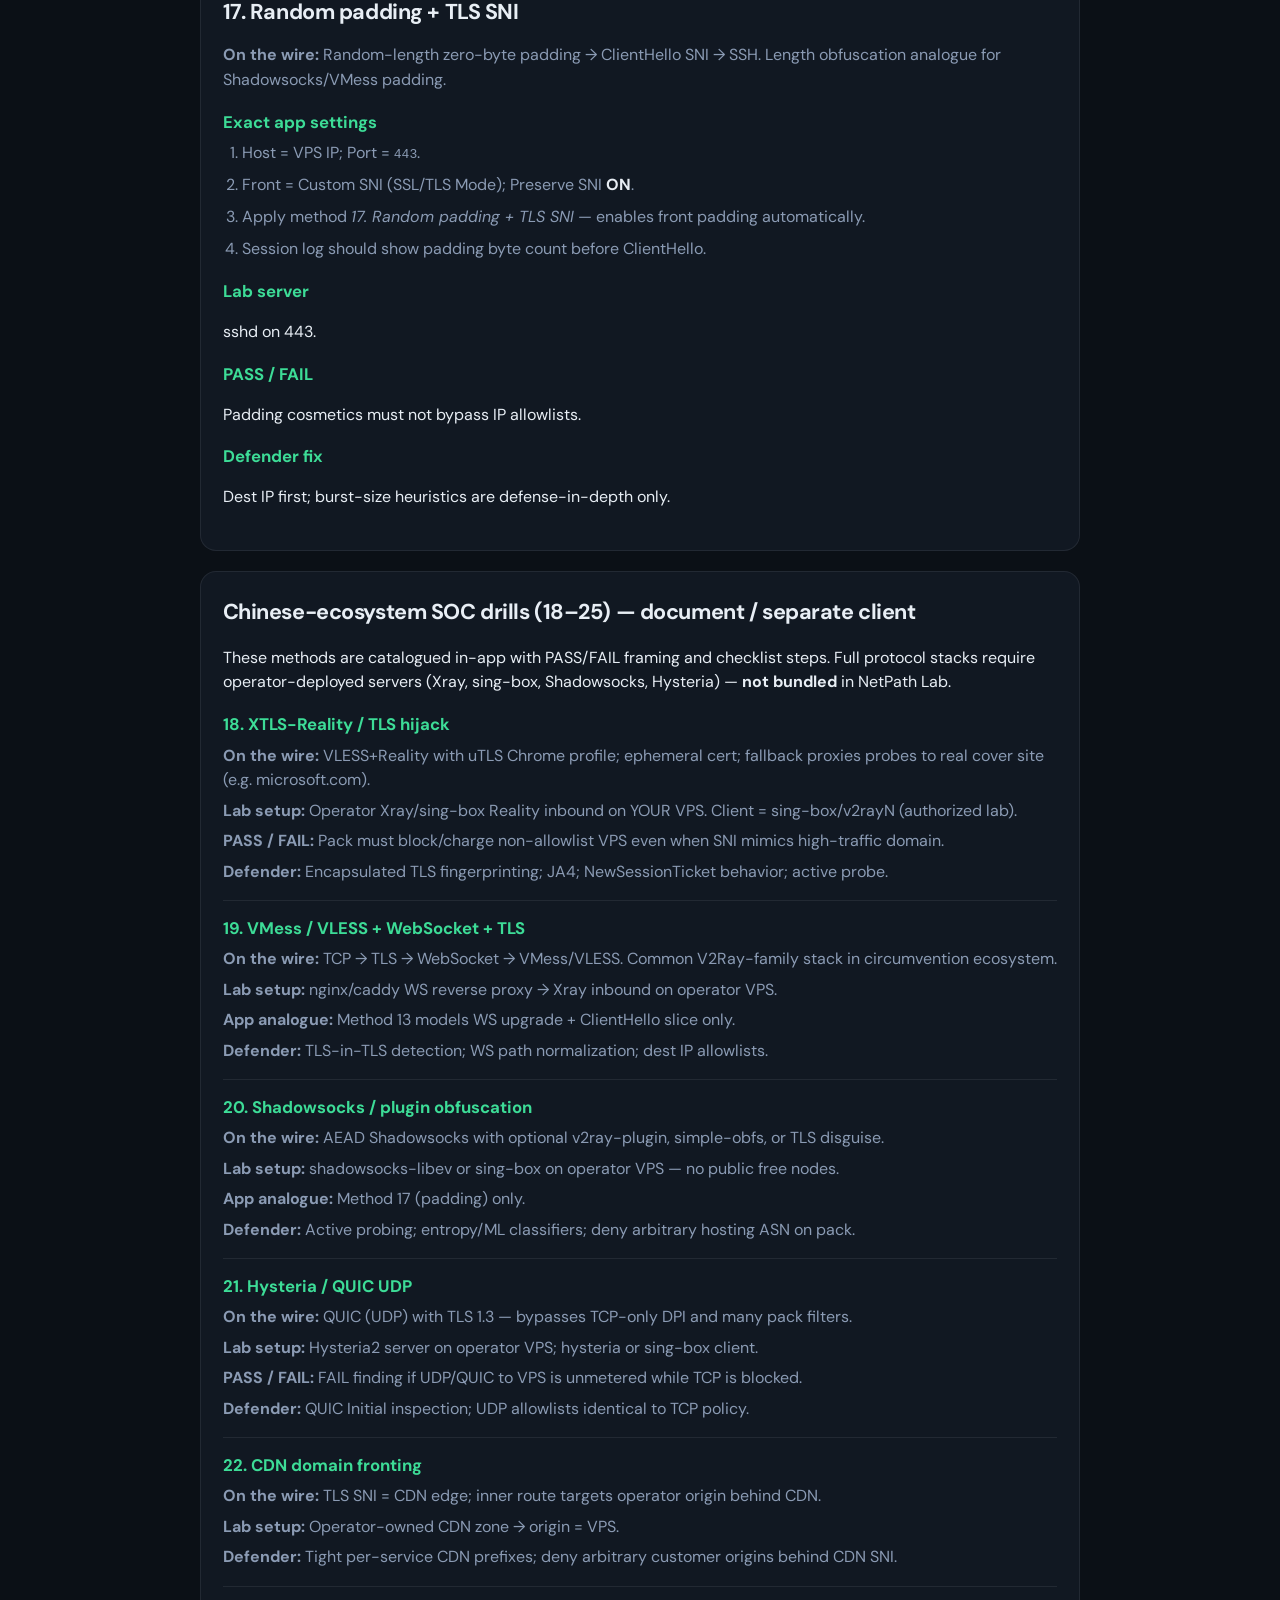
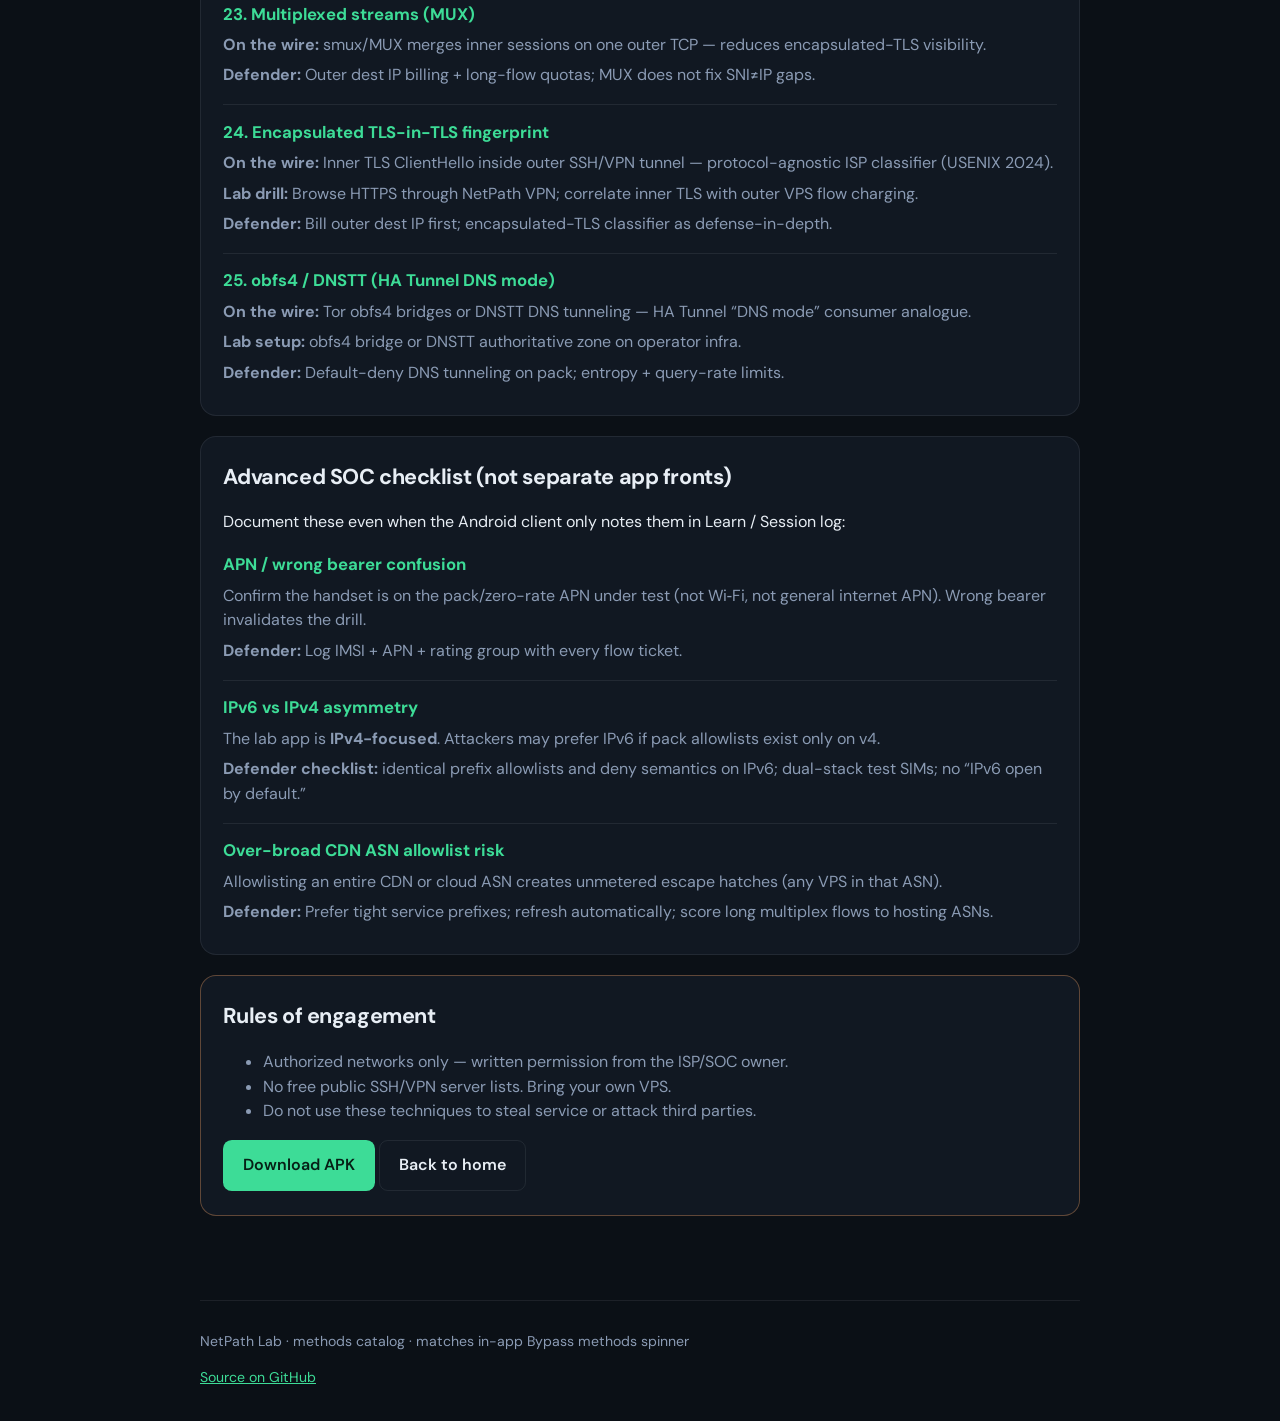
<file: docs/methods.html>
<!DOCTYPE html>
<html lang="en">
<head>
  <meta charset="utf-8" />
  <meta name="viewport" content="width=device-width, initial-scale=1" />
  <title>Bypass methods — NetPath Lab</title>
  <meta name="description" content="Authorized ISP lab: configuration how-to for every NetPath Lab billing-evasion drill method." />
  <link rel="preconnect" href="https://fonts.googleapis.com" />
  <link rel="preconnect" href="https://fonts.gstatic.com" crossorigin />
  <link href="https://fonts.googleapis.com/css2?family=DM+Sans:ital,opsz,wght@0,9..40,400;0,9..40,600;0,9..40,700;1,9..40,400&family=JetBrains+Mono:wght@400;500&display=swap" rel="stylesheet" />
  <link rel="stylesheet" href="styles.css" />
</head>
<body>
  <div class="bg"></div>
  <header class="top">
    <a class="brand" href="index.html">NetPath Lab</a>
    <nav>
      <a href="index.html#download">Download</a>
      <a href="#import-configs">Import configs</a>
      <a href="methods.html">Methods</a>
      <a href="index.html#stack">Custom Setup</a>
      <a href="index.html#server">Lab server</a>
      <a href="index.html#roe">Rules</a>
    </nav>
  </header>

  <main>
    <section class="hero">
      <p class="eyebrow">ISP / SOC training catalog</p>
      <h1>Bypass methods</h1>
      <p class="lede">
        Every method below matches an in-app spinner entry. Destination must be an
        <strong>operator-owned VPS</strong>. Use only on networks you are authorized to test.
      </p>
      <div class="cta">
        <a class="btn primary" href="downloads/netpath-lab.apk" download>Download APK</a>
        <a class="btn ghost" href="#scoring">PASS / FAIL scoring</a>
      </div>
    </section>

    <section id="scoring" class="panel warn">
      <h2>26. Billing / zero-rate miss drill (framing)</h2>
      <p>
        Apply this scoring frame to <em>every</em> method 1–25. You are testing whether pack/zero-rate
        controls miss real data usage to your VPS.
      </p>
      <ul>
        <li><strong>PASS:</strong> session blocked/stalled, or fully charged on the general rating group.</li>
        <li><strong>FAIL:</strong> unmetered success while real bytes reach the operator VPS (allowlist/policy gap).</li>
      </ul>
      <p class="note">Always generate real tunneled traffic — idle TCP alone is a weak billing test.</p>
      <h3>App settings</h3>
      <p>Select method <em>26. Billing / zero-rate miss drill</em> to apply a SNI-mismatch baseline, then run any method 1–25 on pack SIM.</p>
      <h3>Defender fix</h3>
      <p>Destination IP/prefix allowlists on the pack bearer; SNI≠IP mismatch deny/rate; quotas + hosting-ASN scoring.</p>
    </section>

    <section id="import-configs" class="panel warn">
      <h2>Import configs</h2>
      <p>
        Each row is a ready-to-import <code>.nplab.json</code> (TunnelProfile JSON).
        Flow: <strong>download</strong> → open app → <strong>Import config</strong> → <strong>Connect</strong>.
      </p>
      <p class="note">
        <strong>Security warning:</strong> files contain live username/password for the shared lab server.
        This repository is public — <strong>rotate the password after drills</strong> and use only on authorized networks.
        Lab account created 6 Aug 2026, expires <strong>13 Aug 2026</strong>.
      </p>
      <div class="cta">
        <a class="btn primary" href="downloads/netpath-lab-configs.zip" download>Download all configs (zip)</a>
        <a class="btn ghost" href="downloads/configs/manifest.json">manifest.json</a>
      </div>
      <div class="config-table-wrap">
        <table class="config-table">
          <thead>
            <tr>
              <th>Method</th>
              <th>Config file</th>
              <th>Port</th>
              <th>Front mode</th>
              <th>Import steps</th>
            </tr>
          </thead>
          <tbody>
            <tr><td>0. SSH :22 direct (baseline)</td><td><a href="downloads/configs/00-ssh-direct-22.nplab.json" download>00-ssh-direct-22.nplab.json</a></td><td>22</td><td><code>DIRECT</code></td><td>Import → Connect (probe baseline)</td></tr>
            <tr><td>1. SNI mismatch</td><td><a href="downloads/configs/01-sni-mismatch.nplab.json" download>01-sni-mismatch.nplab.json</a></td><td>443</td><td><code>TLS_SNI_CLIENTHELLO_ONLY</code></td><td>Import → Connect</td></tr>
            <tr><td>2. Preserve SNI</td><td><a href="downloads/configs/02-preserve-sni.nplab.json" download>02-preserve-sni.nplab.json</a></td><td>443</td><td><code>TLS_SNI_CLIENTHELLO_ONLY</code></td><td>Import → Connect</td></tr>
            <tr><td>3. Realm Host v2</td><td><a href="downloads/configs/03-realm-host-v2.nplab.json" download>03-realm-host-v2.nplab.json</a></td><td>443</td><td><code>TLS_SNI_CLIENTHELLO_ONLY</code></td><td>Import → Connect</td></tr>
            <tr><td>4. Realm + Preserve</td><td><a href="downloads/configs/04-realm-preserve-sni.nplab.json" download>04-realm-preserve-sni.nplab.json</a></td><td>443</td><td><code>TLS_SNI_CLIENTHELLO_ONLY</code></td><td>Import → Connect</td></tr>
            <tr><td>5. TCP Payload</td><td><a href="downloads/configs/05-tcp-payload-sni.nplab.json" download>05-tcp-payload-sni.nplab.json</a></td><td>443</td><td><code>TLS_SNI_CLIENTHELLO_ONLY</code></td><td>Import → Connect</td></tr>
            <tr><td>6. HTTP inject</td><td><a href="downloads/configs/06-http-host-inject.nplab.json" download>06-http-host-inject.nplab.json</a></td><td>80</td><td><code>HTTP_INJECT</code></td><td>Import → Connect</td></tr>
            <tr><td>7. SSH :443 direct</td><td><a href="downloads/configs/07-ssh-443-direct.nplab.json" download>07-ssh-443-direct.nplab.json</a></td><td>443</td><td><code>DIRECT</code></td><td>Import → Connect</td></tr>
            <tr><td>8. Full TLS + SNI</td><td><a href="downloads/configs/08-tls-full-sni.nplab.json" download>08-tls-full-sni.nplab.json</a></td><td>443</td><td><code>TLS_SNI_FULL</code></td><td>Import → Connect (stunnel)</td></tr>
            <tr><td>9. Port fallback</td><td><a href="downloads/configs/09-port-fallback-hold.nplab.json" download>09-port-fallback-hold.nplab.json</a></td><td>443→80→8080</td><td><code>TLS_SNI_CLIENTHELLO_ONLY</code></td><td>Import → Connect</td></tr>
            <tr><td>10. www. SNI toggle</td><td><a href="downloads/configs/10-www-sni-toggle.nplab.json" download>10-www-sni-toggle.nplab.json</a></td><td>443</td><td><code>TLS_SNI_CLIENTHELLO_ONLY</code></td><td>Import → Connect</td></tr>
            <tr><td>11. Full hold stack</td><td><a href="downloads/configs/11-custom-setup-hold.nplab.json" download>11-custom-setup-hold.nplab.json</a></td><td>443→80→8080</td><td><code>TLS_SNI_CLIENTHELLO_ONLY</code></td><td>Import → Connect</td></tr>
            <tr><td>13. WebSocket + TLS</td><td><a href="downloads/configs/13-ws-tls-front.nplab.json" download>13-ws-tls-front.nplab.json</a></td><td>443</td><td><code>HTTP_WEBSOCKET_TLS</code></td><td>Import → Connect</td></tr>
            <tr><td>14. HTTP/2 preface</td><td><a href="downloads/configs/14-http2-preamble-sni.nplab.json" download>14-http2-preamble-sni.nplab.json</a></td><td>443</td><td><code>HTTP2_PREAMBLE_TLS</code></td><td>Import → Connect</td></tr>
            <tr><td>15. Chrome JA3 mimic</td><td><a href="downloads/configs/15-chrome-ja3-mimic.nplab.json" download>15-chrome-ja3-mimic.nplab.json</a></td><td>443</td><td><code>TLS_CHROME_JA3_MIMIC</code></td><td>Import → Connect</td></tr>
            <tr><td>16. Trojan camouflage</td><td><a href="downloads/configs/16-trojan-http-camouflage.nplab.json" download>16-trojan-http-camouflage.nplab.json</a></td><td>443</td><td><code>TROJAN_HTTP_CAMOUFLAGE</code></td><td>Import → Connect</td></tr>
            <tr><td>17. Random padding</td><td><a href="downloads/configs/17-random-padding-sni.nplab.json" download>17-random-padding-sni.nplab.json</a></td><td>443</td><td><code>TLS_SNI_CLIENTHELLO_ONLY</code></td><td>Import → Connect</td></tr>
            <tr><td>18. Reality (doc)</td><td><a href="downloads/configs/18-doc-reality-xtls.nplab.json" download>18-doc-reality-xtls.nplab.json</a></td><td>443</td><td><code>TLS_CHROME_JA3_MIMIC</code></td><td>Import → separate Xray client</td></tr>
            <tr><td>19. VMess/VLESS (doc)</td><td><a href="downloads/configs/19-doc-vmess-vless.nplab.json" download>19-doc-vmess-vless.nplab.json</a></td><td>443</td><td><code>HTTP_WEBSOCKET_TLS</code></td><td>Import → method 13 analogue</td></tr>
            <tr><td>20. Shadowsocks (doc)</td><td><a href="downloads/configs/20-doc-shadowsocks.nplab.json" download>20-doc-shadowsocks.nplab.json</a></td><td>443</td><td><code>TLS_SNI_CLIENTHELLO_ONLY</code></td><td>Import → padding drill</td></tr>
            <tr><td>21. Hysteria/QUIC (doc)</td><td><a href="downloads/configs/21-doc-hysteria-quic.nplab.json" download>21-doc-hysteria-quic.nplab.json</a></td><td>443 UDP</td><td><code>DIRECT</code></td><td>Drill-only; separate client</td></tr>
            <tr><td>22. CDN fronting (doc)</td><td><a href="downloads/configs/22-doc-cdn-fronting.nplab.json" download>22-doc-cdn-fronting.nplab.json</a></td><td>443</td><td><code>TLS_SNI_FULL</code></td><td>Import → CDN lab setup</td></tr>
            <tr><td>23. MUX (doc)</td><td><a href="downloads/configs/23-doc-mux-streams.nplab.json" download>23-doc-mux-streams.nplab.json</a></td><td>443</td><td><code>TLS_SNI_CLIENTHELLO_ONLY</code></td><td>Import → Connect</td></tr>
            <tr><td>24. Encapsulated TLS (doc)</td><td><a href="downloads/configs/24-doc-encapsulated-tls.nplab.json" download>24-doc-encapsulated-tls.nplab.json</a></td><td>443</td><td><code>TLS_SNI_CLIENTHELLO_ONLY</code></td><td>Import → browse HTTPS via VPN</td></tr>
            <tr><td>25. obfs4/DNSTT (doc)</td><td><a href="downloads/configs/25-doc-obfs4-dnstt.nplab.json" download>25-doc-obfs4-dnstt.nplab.json</a></td><td>53 UDP</td><td><code>DIRECT</code></td><td>Drill-only; separate client</td></tr>
            <tr><td>26. Billing framing</td><td><a href="downloads/configs/26-billing-zero-rate-drill.nplab.json" download>26-billing-zero-rate-drill.nplab.json</a></td><td>443</td><td><code>TLS_SNI_CLIENTHELLO_ONLY</code></td><td>Import → score PASS/FAIL</td></tr>
          </tbody>
        </table>
      </div>
      <p class="note">Proxy ports <code>8080</code>, <code>3128</code>, <code>8888</code> are used when port-fallback retries (methods 9, 11). UDPGW <code>7200</code>/<code>7300</code> are documented for SOC drills only — app is TCP/SSH focused.</p>
    </section>

    <nav class="toc panel">
      <h2>Jump to method</h2>
      <ol class="toc-list">
        <li><a href="#m1">SNI mismatch / Custom SNI</a></li>
        <li><a href="#m2">Preserve SNI</a></li>
        <li><a href="#m3">Realm Host v2</a></li>
        <li><a href="#m4">Realm Host v2 + Preserve SNI</a></li>
        <li><a href="#m5">TCP Payload + Preserve SNI</a></li>
        <li><a href="#m6">HTTP Host / CONNECT inject</a></li>
        <li><a href="#m7">SSH on 443 Direct</a></li>
        <li><a href="#m8">Full TLS wrap + Custom SNI</a></li>
        <li><a href="#m9">Port fallback hold stack</a></li>
        <li><a href="#m10">www. SNI toggle</a></li>
        <li><a href="#m11">Custom Setup full hold stack</a></li>
        <li><a href="#m13">WebSocket upgrade + TLS SNI</a></li>
        <li><a href="#m14">HTTP/2 preface + TLS SNI</a></li>
        <li><a href="#m15">Chrome JA3 mimic ClientHello</a></li>
        <li><a href="#m16">Trojan HTTP camouflage</a></li>
        <li><a href="#m17">Random padding + TLS SNI</a></li>
        <li><a href="#advanced-cn">Chinese-ecosystem SOC drills (18–25)</a></li>
        <li><a href="#scoring">Billing / zero-rate framing</a></li>
        <li><a href="#advanced">Advanced SOC checklist</a></li>
      </ol>
    </nav>

    <article id="m1" class="panel method">
      <h2>1. SNI mismatch / Custom SNI (ClientHello-only)</h2>
      <p class="wire"><strong>On the wire:</strong> TCP to VPS:443 → TLS ClientHello with SNI = pack-like hostname → SSH2 on same socket (no full TLS). Classic SNI≠IP mismatch.</p>
      <h3>Exact app settings</h3>
      <ol class="steps">
        <li>SSH host = VPS public IPv4; username/password or PEM for lab user.</li>
        <li>Port = <code>443</code>.</li>
        <li>Front = <em>Custom SNI (SSL/TLS Mode)</em>.</li>
        <li>Custom SNI = pack-like hostname (training); dial host stays VPS IP.</li>
        <li>Preserve SNI <strong>ON</strong>; Realm Host v2 <strong>OFF</strong>; TCP Payload <strong>OFF</strong>; www. <strong>OFF</strong>.</li>
        <li>Apply method <em>1. SNI mismatch…</em> or set manually → Connect on pack SIM.</li>
      </ol>
      <h3>Lab server</h3>
      <p>OpenSSH on :443. ClientHello-only does <em>not</em> need stunnel.</p>
      <h3>PASS / FAIL</h3>
      <p>PASS if pack drops/rates off-allowlist dest. FAIL if unmetered success to VPS.</p>
      <h3>Defender fix</h3>
      <p>If SNI ∈ pack domains and dest IP ∉ allowlist → deny or rate. Never trust SNI alone for zero-rate.</p>
    </article>

    <article id="m2" class="panel method">
      <h2>2. Preserve SNI</h2>
      <p class="wire"><strong>On the wire:</strong> Same ClientHello-only front; Custom SNI is never rewritten to the SSH hostname for the session.</p>
      <h3>Exact app settings</h3>
      <ol class="steps">
        <li>Host = VPS IP; Custom SNI = pack-like name.</li>
        <li>Front = Custom SNI (SSL/TLS Mode).</li>
        <li>Preserve SNI <strong>ON</strong>; Realm Host v2 <strong>OFF</strong>; www. <strong>OFF</strong>.</li>
        <li>Apply method <em>2. Preserve SNI</em> → confirm Effective SNI label → Connect.</li>
      </ol>
      <h3>Lab server</h3>
      <p>Same as method 1 (sshd on 443).</p>
      <h3>PASS / FAIL</h3>
      <p>IP allowlist should still catch VPS destinations regardless of preserved SNI string.</p>
      <h3>Defender fix</h3>
      <p>Policy keyed on dest IP/prefix, not on whether the client “preserves” SNI.</p>
    </article>

    <article id="m3" class="panel method">
      <h2>3. Realm Host v2</h2>
      <p class="wire"><strong>On the wire:</strong> Consumer apps alternate realm/dial ordering. Lab still dials VPS IP; realm hostname is resolved for logging/identity only.</p>
      <h3>Exact app settings</h3>
      <ol class="steps">
        <li>Host = VPS IP; Custom SNI = realm/pack-like hostname.</li>
        <li>Front = Custom SNI (SSL/TLS Mode).</li>
        <li>Use Realm Host (v2) <strong>ON</strong>; Preserve SNI <strong>OFF</strong> for this isolated drill.</li>
        <li>Apply method <em>3. Realm Host v2</em>; watch Session log for RealmV2 lines.</li>
      </ol>
      <h3>Lab server</h3>
      <p>sshd on dial port; DNS for Custom SNI may resolve publicly (for log realism) but traffic must still hit your VPS.</p>
      <h3>PASS / FAIL</h3>
      <p>Realm toggle must not bypass destination-IP policy.</p>
      <h3>Defender fix</h3>
      <p>Enforce on observed destination IP of the TCP flow, independent of client realm UI.</p>
    </article>

    <article id="m4" class="panel method">
      <h2>4. Realm Host v2 + Preserve SNI</h2>
      <p class="wire"><strong>On the wire:</strong> Combined consumer hold path — realm semantics + preserved Custom SNI ClientHello.</p>
      <h3>Exact app settings</h3>
      <ol class="steps">
        <li>Host = VPS IP; Custom SNI = pack-like hostname.</li>
        <li>Front = Custom SNI (SSL/TLS Mode).</li>
        <li>Realm Host v2 <strong>ON</strong> + Preserve SNI <strong>ON</strong>; TCP Payload <strong>OFF</strong>.</li>
        <li>Apply method <em>4. Realm Host v2 + Preserve SNI</em> → Connect; compare to methods 1 and 3.</li>
      </ol>
      <h3>Lab server</h3>
      <p>Same as method 1.</p>
      <h3>PASS / FAIL</h3>
      <p>Toggle order must not matter if enforcement is destination-IP based.</p>
      <h3>Defender fix</h3>
      <p>Same IP allowlist + SNI≠IP mismatch rules as method 1.</p>
    </article>

    <article id="m5" class="panel method">
      <h2>5. TCP Payload + Preserve SNI</h2>
      <p class="wire"><strong>On the wire:</strong> Optional prepended TCP bytes (hex), then ClientHello-only with preserved SNI, then SSH.</p>
      <h3>Exact app settings</h3>
      <ol class="steps">
        <li>Host = VPS IP; Port = 443.</li>
        <li>Front = Custom SNI (SSL/TLS Mode); Preserve SNI <strong>ON</strong>.</li>
        <li>Use TCP Payload <strong>ON</strong>; hex default <code>160301</code> (or operator lab value).</li>
        <li>Realm Host v2 <strong>OFF</strong>. Apply method <em>5. TCP Payload + Preserve SNI</em>.</li>
      </ol>
      <h3>Lab server</h3>
      <p>sshd must tolerate prepended bytes before SSH (or terminate a front that strips them). ClientHello-only path typically writes payload then hello then SSH — validate in lab capture.</p>
      <h3>PASS / FAIL</h3>
      <p>Payload cosmetics should not bypass IP allowlists.</p>
      <h3>Defender fix</h3>
      <p>Do not rely on signature-only filters of the first few bytes; key on dest IP + flow behavior.</p>
    </article>

    <article id="m6" class="panel method">
      <h2>6. HTTP Host / CONNECT inject</h2>
      <p class="wire"><strong>On the wire:</strong> ASCII HTTP <code>CONNECT</code>/<code>Host</code> before SSH bytes on the TCP session.</p>
      <h3>Exact app settings</h3>
      <ol class="steps">
        <li>Host = VPS IP; port typically 80 or 443.</li>
        <li>Front = <em>HTTP Inject</em>.</li>
        <li>HTTP payload Host/CONNECT target = pack-like name (filled from Custom SNI).</li>
        <li>Apply method <em>6. HTTP Host / CONNECT inject</em> → Connect.</li>
      </ol>
      <h3>Lab server</h3>
      <p>Path that accepts inject-then-SSH, or a simple proxy that forwards to sshd. Correlate DPI Host header vs true dest IP.</p>
      <h3>PASS / FAIL</h3>
      <p>Validate HTTP on pack ports; do not forward arbitrary CONNECT to off-list IPs.</p>
      <h3>Defender fix</h3>
      <p>Strict CONNECT destination checks against allowlists; refuse off-list IPs on pack bearer.</p>
    </article>

    <article id="m7" class="panel method">
      <h2>7. SSH on 443 Direct (no inject)</h2>
      <p class="wire"><strong>On the wire:</strong> Raw SSH banner/handshake to VPS:443 — no HTTP/TLS front.</p>
      <h3>Exact app settings</h3>
      <ol class="steps">
        <li>Ensure OpenSSH listens on VPS <code>:443</code>.</li>
        <li>Host = VPS IP; Port = 443.</li>
        <li>Front = <em>Direct (no SNI front)</em>; all inject toggles OFF.</li>
        <li>Apply method <em>7. SSH on 443 Direct</em> → Connect.</li>
      </ol>
      <h3>Lab server</h3>
      <pre class="code"><code>Port 443 in sshd_config.d/netpath-lab.conf
sudo ufw allow 443/tcp</code></pre>
      <h3>PASS / FAIL</h3>
      <p>SSH banner on pack bearer to hosting ASN should be probed and denied/rated.</p>
      <h3>Defender fix</h3>
      <p>Active probe / fingerprint on pack; hosting-ASN + long multiplex scoring.</p>
    </article>

    <article id="m8" class="panel method">
      <h2>8. Full TLS wrap + Custom SNI (stunnel)</h2>
      <p class="wire"><strong>On the wire:</strong> Complete TLS handshake (SNI = pack-like) to stunnel/sslh, then SSH inside the TLS tunnel.</p>
      <h3>Exact app settings</h3>
      <ol class="steps">
        <li>On VPS: terminate TLS (stunnel/sslh) and forward to sshd.</li>
        <li>Host = VPS IP; Port = stunnel listen (often 443).</li>
        <li>Front = <em>Custom SNI full TLS</em>; Preserve SNI <strong>ON</strong>.</li>
        <li>Apply method <em>8. Full TLS wrap + Custom SNI</em>. (ClientHello-only drills do <em>not</em> need stunnel.)</li>
      </ol>
      <h3>Lab server</h3>
      <p>stunnel or sslh in front of sshd; lab certs are trusted by the app for this drill.</p>
      <h3>PASS / FAIL</h3>
      <p>Full TLS to a VPS is still not a pack CDN — dest IP allowlists must apply.</p>
      <h3>Defender fix</h3>
      <p>Same as method 1; encrypted inner SSH does not change outer destination identity.</p>
    </article>

    <article id="m9" class="panel method">
      <h2>9. Port fallback hold stack (443→80→8080)</h2>
      <p class="wire"><strong>On the wire:</strong> On connect failure, client retries hold ports 443 → 80 → 8080 with the same front.</p>
      <h3>Exact app settings</h3>
      <ol class="steps">
        <li>Host = VPS IP; open sshd (or front) on at least one of 443 / 80 / 8080.</li>
        <li>Front = Custom SNI (SSL/TLS Mode); Preserve SNI <strong>ON</strong>.</li>
        <li>Enable <em>Port fallback (try 443 → 80 → 8080)</em>; primary port can start at 443.</li>
        <li>Apply method <em>9. Port fallback hold stack</em>; Session log shows which port succeeded.</li>
      </ol>
      <h3>Lab server</h3>
      <p>Listen on multiple ports or intentionally close 443 to force fallback during the drill.</p>
      <h3>PASS / FAIL</h3>
      <p>Pack policy must cover all hold ports, not only 443.</p>
      <h3>Defender fix</h3>
      <p>Same allowlist/deny on 80 and 8080 as on 443 for the pack bearer.</p>
    </article>

    <article id="m10" class="panel method">
      <h2>10. www. SNI toggle</h2>
      <p class="wire"><strong>On the wire:</strong> ClientHello SNI flips <code>www.</code> prefix (exact-host ISP match games).</p>
      <h3>Exact app settings</h3>
      <ol class="steps">
        <li>Host = VPS IP; Custom SNI = bare pack-like host (e.g. <code>example.com</code>).</li>
        <li>Front = Custom SNI (SSL/TLS Mode); Preserve SNI <strong>ON</strong>.</li>
        <li>Turn <em>Fresh SNI / www. toggle</em> <strong>ON</strong> — Effective SNI becomes <code>www.example.com</code> (or strips www.).</li>
        <li>Apply method <em>10. www. SNI toggle</em>; compare to toggle OFF.</li>
      </ol>
      <h3>Lab server</h3>
      <p>Same as method 1.</p>
      <h3>PASS / FAIL</h3>
      <p>Exact hostname games must still lose to dest-IP allowlists.</p>
      <h3>Defender fix</h3>
      <p>Do not zero-rate based on exact SNI string equality alone.</p>
    </article>

    <article id="m11" class="panel method">
      <h2>11. Custom Setup full hold stack</h2>
      <p class="wire"><strong>On the wire:</strong> Full consumer-style path modeled by the in-app Custom Setup panel.</p>
      <pre class="stack"><code>Custom Setup
 → Direct Connection
 → Custom SNI (SSL/TLS Mode)
 → Realm Host v2 (optional)
 → Preserve SNI
 → TCP Payload (optional)
 → Port 443 → 80 → 8080
 → Nearby / stable server hint
 → Protocol TCP
 → www. toggle
 → Keep VPN alive</code></pre>
      <h3>Exact app settings</h3>
      <ol class="steps">
        <li>Enable Custom Setup master switch.</li>
        <li>Path = Direct Connection; Front = Custom SNI (SSL/TLS Mode).</li>
        <li>Custom SNI = pack-like host; Preserve SNI <strong>ON</strong>.</li>
        <li>Port 443 + Port fallback <strong>ON</strong>; Protocol TCP; Nearby hint <strong>ON</strong>; Keep VPN alive <strong>ON</strong>.</li>
        <li>Optional Realm / TCP Payload / www. for parity with a specific consumer app.</li>
        <li>Apply method <em>11. Custom Setup full hold stack</em> → Connect on pack SIM.</li>
      </ol>
      <h3>Lab server</h3>
      <p>sshd on 443 (and ideally 80/8080 if testing fallback).</p>
      <h3>PASS / FAIL</h3>
      <p>PASS if pack still blocks VPS dest despite full hold stack. FAIL if unmetered success.</p>
      <h3>Defender fix</h3>
      <p>None of these toggles should defeat a destination IP allowlist on the pack bearer.</p>
    </article>

    <article id="m13" class="panel method">
      <h2>13. WebSocket upgrade + TLS SNI</h2>
      <p class="wire"><strong>On the wire:</strong> HTTP WebSocket upgrade (<code>Host</code> = pack-like SNI) → TLS ClientHello-only → SSH. Models VMess/Trojan WS+TLS transport.</p>
      <h3>Exact app settings</h3>
      <ol class="steps">
        <li>Host = VPS IP; Port = <code>443</code>.</li>
        <li>Front = <em>WebSocket upgrade + TLS SNI</em>.</li>
        <li>Custom SNI = pack-like hostname; Preserve SNI <strong>ON</strong>.</li>
        <li>Apply method <em>13. WebSocket upgrade + TLS SNI</em> → Connect on pack SIM.</li>
      </ol>
      <h3>Lab server</h3>
      <p>sshd on 443 must tolerate leading HTTP bytes before SSH (same tolerance as method 6).</p>
      <h3>PASS / FAIL</h3>
      <p>PASS if dest-IP allowlist still blocks/rates VPS despite WS camouflage. FAIL if unmetered success.</p>
      <h3>Defender fix</h3>
      <p>Normalize WS+TLS paths; enforce policy on TCP destination IP, not upgrade Host text alone.</p>
    </article>

    <article id="m14" class="panel method">
      <h2>14. HTTP/2 preface + TLS SNI</h2>
      <p class="wire"><strong>On the wire:</strong> <code>PRI * HTTP/2.0\r\n\r\n\r\n</code> connection preface → ClientHello SNI → SSH.</p>
      <h3>Exact app settings</h3>
      <ol class="steps">
        <li>Host = VPS IP; Port = <code>443</code>.</li>
        <li>Front = <em>HTTP/2 preface + TLS SNI</em>.</li>
        <li>Custom SNI = pack-like host; Preserve SNI <strong>ON</strong>.</li>
        <li>Apply method <em>14. HTTP/2 preface + TLS SNI</em>.</li>
      </ol>
      <h3>Lab server</h3>
      <p>sshd on 443; capture should show h2 magic then TLS record <code>0x16</code>.</p>
      <h3>PASS / FAIL</h3>
      <p>h2 preface to a non-CDN VPS must not inherit zero-rate from a pack CDN hostname in SNI.</p>
      <h3>Defender fix</h3>
      <p>ALPN/h2 allowlists tied to authorized edge prefixes only; dest IP enforcement primary.</p>
    </article>

    <article id="m15" class="panel method">
      <h2>15. Chrome JA3/JA4 mimic ClientHello</h2>
      <p class="wire"><strong>On the wire:</strong> Static Chrome-like ClientHello (ALPN h2/http/1.1, key_share, extension order) → SSH. uTLS-style drill without third-party deps.</p>
      <h3>Exact app settings</h3>
      <ol class="steps">
        <li>Host = VPS IP; Port = <code>443</code>.</li>
        <li>Front = <em>Chrome JA3 mimic ClientHello</em>.</li>
        <li>Custom SNI = pack-like host; Preserve SNI <strong>ON</strong>.</li>
        <li>Export capture; compare JA3/JA4 to real Chrome baseline in Zeek/Suricata.</li>
      </ol>
      <h3>Lab server</h3>
      <p>sshd on 443 (ClientHello-only path).</p>
      <h3>PASS / FAIL</h3>
      <p>Browser-like JA3 must not bypass dest-IP billing. FAIL if zero-rate solely because fingerprint looks like Chrome.</p>
      <h3>Defender fix</h3>
      <p>JA3/JA4 is secondary to SNI≠IP + dest IP allowlists; watch post-handshake ticket anomalies for full Reality stacks.</p>
    </article>

    <article id="m16" class="panel method">
      <h2>16. Trojan-style HTTP camouflage</h2>
      <p class="wire"><strong>On the wire:</strong> 56-byte hex token + CRLF + fake HTTP <code>GET</code> (Host = pack-like) → SSH. Trojan wire-pattern drill only — no Trojan server in app.</p>
      <h3>Exact app settings</h3>
      <ol class="steps">
        <li>Host = VPS IP; Port = <code>443</code>.</li>
        <li>Front = <em>Trojan HTTP camouflage</em>.</li>
        <li>Custom SNI fills <code>Host</code> in the fake GET.</li>
        <li>Apply method <em>16. Trojan-style HTTP camouflage</em>.</li>
      </ol>
      <h3>Lab server</h3>
      <p>sshd or a strip-and-forward proxy that accepts non-SSH leading bytes before SSH banner.</p>
      <h3>PASS / FAIL</h3>
      <p>PASS if VPS dest is blocked/rated despite trojan-like opening bytes.</p>
      <h3>Defender fix</h3>
      <p>Active probe + dest IP policy; do not zero-rate based on HTTP appearance alone.</p>
    </article>

    <article id="m17" class="panel method">
      <h2>17. Random padding + TLS SNI</h2>
      <p class="wire"><strong>On the wire:</strong> Random-length zero-byte padding → ClientHello SNI → SSH. Length obfuscation analogue for Shadowsocks/VMess padding.</p>
      <h3>Exact app settings</h3>
      <ol class="steps">
        <li>Host = VPS IP; Port = <code>443</code>.</li>
        <li>Front = Custom SNI (SSL/TLS Mode); Preserve SNI <strong>ON</strong>.</li>
        <li>Apply method <em>17. Random padding + TLS SNI</em> — enables front padding automatically.</li>
        <li>Session log should show padding byte count before ClientHello.</li>
      </ol>
      <h3>Lab server</h3>
      <p>sshd on 443.</p>
      <h3>PASS / FAIL</h3>
      <p>Padding cosmetics must not bypass IP allowlists.</p>
      <h3>Defender fix</h3>
      <p>Dest IP first; burst-size heuristics are defense-in-depth only.</p>
    </article>

    <section id="advanced-cn" class="panel">
      <h2>Chinese-ecosystem SOC drills (18–25) — document / separate client</h2>
      <p>These methods are catalogued in-app with PASS/FAIL framing and checklist steps. Full protocol stacks require operator-deployed servers (Xray, sing-box, Shadowsocks, Hysteria) — <strong>not bundled</strong> in NetPath Lab.</p>

      <article class="adv">
        <h3 id="m18">18. XTLS-Reality / TLS hijack</h3>
        <p class="wire"><strong>On the wire:</strong> VLESS+Reality with uTLS Chrome profile; ephemeral cert; fallback proxies probes to real cover site (e.g. microsoft.com).</p>
        <p><strong>Lab setup:</strong> Operator Xray/sing-box Reality inbound on YOUR VPS. Client = sing-box/v2rayN (authorized lab).</p>
        <p><strong>PASS / FAIL:</strong> Pack must block/charge non-allowlist VPS even when SNI mimics high-traffic domain.</p>
        <p><strong>Defender:</strong> Encapsulated TLS fingerprinting; JA4; NewSessionTicket behavior; active probe.</p>
      </article>

      <article class="adv">
        <h3 id="m19">19. VMess / VLESS + WebSocket + TLS</h3>
        <p class="wire"><strong>On the wire:</strong> TCP → TLS → WebSocket → VMess/VLESS. Common V2Ray-family stack in circumvention ecosystem.</p>
        <p><strong>Lab setup:</strong> nginx/caddy WS reverse proxy → Xray inbound on operator VPS.</p>
        <p><strong>App analogue:</strong> Method 13 models WS upgrade + ClientHello slice only.</p>
        <p><strong>Defender:</strong> TLS-in-TLS detection; WS path normalization; dest IP allowlists.</p>
      </article>

      <article class="adv">
        <h3 id="m20">20. Shadowsocks / plugin obfuscation</h3>
        <p class="wire"><strong>On the wire:</strong> AEAD Shadowsocks with optional v2ray-plugin, simple-obfs, or TLS disguise.</p>
        <p><strong>Lab setup:</strong> shadowsocks-libev or sing-box on operator VPS — no public free nodes.</p>
        <p><strong>App analogue:</strong> Method 17 (padding) only.</p>
        <p><strong>Defender:</strong> Active probing; entropy/ML classifiers; deny arbitrary hosting ASN on pack.</p>
      </article>

      <article class="adv">
        <h3 id="m21">21. Hysteria / QUIC UDP</h3>
        <p class="wire"><strong>On the wire:</strong> QUIC (UDP) with TLS 1.3 — bypasses TCP-only DPI and many pack filters.</p>
        <p><strong>Lab setup:</strong> Hysteria2 server on operator VPS; hysteria or sing-box client.</p>
        <p><strong>PASS / FAIL:</strong> FAIL finding if UDP/QUIC to VPS is unmetered while TCP is blocked.</p>
        <p><strong>Defender:</strong> QUIC Initial inspection; UDP allowlists identical to TCP policy.</p>
      </article>

      <article class="adv">
        <h3 id="m22">22. CDN domain fronting</h3>
        <p class="wire"><strong>On the wire:</strong> TLS SNI = CDN edge; inner route targets operator origin behind CDN.</p>
        <p><strong>Lab setup:</strong> Operator-owned CDN zone → origin = VPS.</p>
        <p><strong>Defender:</strong> Tight per-service CDN prefixes; deny arbitrary customer origins behind CDN SNI.</p>
      </article>

      <article class="adv">
        <h3 id="m23">23. Multiplexed streams (MUX)</h3>
        <p class="wire"><strong>On the wire:</strong> smux/MUX merges inner sessions on one outer TCP — reduces encapsulated-TLS visibility.</p>
        <p><strong>Defender:</strong> Outer dest IP billing + long-flow quotas; MUX does not fix SNI≠IP gaps.</p>
      </article>

      <article class="adv">
        <h3 id="m24">24. Encapsulated TLS-in-TLS fingerprint</h3>
        <p class="wire"><strong>On the wire:</strong> Inner TLS ClientHello inside outer SSH/VPN tunnel — protocol-agnostic ISP classifier (USENIX 2024).</p>
        <p><strong>Lab drill:</strong> Browse HTTPS through NetPath VPN; correlate inner TLS with outer VPS flow charging.</p>
        <p><strong>Defender:</strong> Bill outer dest IP first; encapsulated-TLS classifier as defense-in-depth.</p>
      </article>

      <article class="adv">
        <h3 id="m25">25. obfs4 / DNSTT (HA Tunnel DNS mode)</h3>
        <p class="wire"><strong>On the wire:</strong> Tor obfs4 bridges or DNSTT DNS tunneling — HA Tunnel “DNS mode” consumer analogue.</p>
        <p><strong>Lab setup:</strong> obfs4 bridge or DNSTT authoritative zone on operator infra.</p>
        <p><strong>Defender:</strong> Default-deny DNS tunneling on pack; entropy + query-rate limits.</p>
      </article>
    </section>

    <section id="advanced" class="panel">
      <h2>Advanced SOC checklist (not separate app fronts)</h2>
      <p>Document these even when the Android client only notes them in Learn / Session log:</p>
      <article class="adv">
        <h3>APN / wrong bearer confusion</h3>
        <p>Confirm the handset is on the pack/zero-rate APN under test (not Wi‑Fi, not general internet APN). Wrong bearer invalidates the drill.</p>
        <p><strong>Defender:</strong> Log IMSI + APN + rating group with every flow ticket.</p>
      </article>
      <article class="adv">
        <h3>IPv6 vs IPv4 asymmetry</h3>
        <p>The lab app is <strong>IPv4-focused</strong>. Attackers may prefer IPv6 if pack allowlists exist only on v4.</p>
        <p><strong>Defender checklist:</strong> identical prefix allowlists and deny semantics on IPv6; dual-stack test SIMs; no “IPv6 open by default.”</p>
      </article>
      <article class="adv">
        <h3>Over-broad CDN ASN allowlist risk</h3>
        <p>Allowlisting an entire CDN or cloud ASN creates unmetered escape hatches (any VPS in that ASN).</p>
        <p><strong>Defender:</strong> Prefer tight service prefixes; refresh automatically; score long multiplex flows to hosting ASNs.</p>
      </article>
    </section>

    <section class="panel warn" id="roe">
      <h2>Rules of engagement</h2>
      <ul>
        <li>Authorized networks only — written permission from the ISP/SOC owner.</li>
        <li>No free public SSH/VPN server lists. Bring your own VPS.</li>
        <li>Do not use these techniques to steal service or attack third parties.</li>
      </ul>
      <a class="btn primary" href="downloads/netpath-lab.apk" download>Download APK</a>
      <a class="btn ghost" href="index.html">Back to home</a>
    </section>
  </main>

  <footer>
    <p>NetPath Lab · methods catalog · matches in-app Bypass methods spinner</p>
    <p><a href="https://github.com/bbscalton/netpath-lab">Source on GitHub</a></p>
  </footer>
</body>
</html>
</file>
<file: docs/styles.css>
:root {
  --bg: #0b1016;
  --surface: #141c27;
  --text: #e8eef5;
  --muted: #8b9bb4;
  --accent: #3ddc97;
  --warn: #f4a261;
  --danger: #e76f51;
  --line: rgba(232, 238, 245, 0.08);
  --font: "DM Sans", system-ui, sans-serif;
  --mono: "JetBrains Mono", ui-monospace, monospace;
}

* { box-sizing: border-box; }
html { scroll-behavior: smooth; }
body {
  margin: 0;
  font-family: var(--font);
  color: var(--text);
  background: var(--bg);
  line-height: 1.55;
  min-height: 100vh;
}

.bg {
  position: fixed;
  inset: 0;
  z-index: -1;
  background:
    radial-gradient(900px 500px at 10% -10%, rgba(61, 220, 151, 0.16), transparent 55%),
    radial-gradient(700px 400px at 90% 0%, rgba(244, 162, 97, 0.1), transparent 50%),
    linear-gradient(180deg, #0b1016 0%, #0f1620 50%, #0b1016 100%);
}

.top {
  display: flex;
  align-items: center;
  justify-content: space-between;
  gap: 1rem;
  padding: 1rem 1.5rem;
  border-bottom: 1px solid var(--line);
  backdrop-filter: blur(8px);
  position: sticky;
  top: 0;
  background: rgba(11, 16, 22, 0.85);
  z-index: 10;
}

.brand {
  color: var(--accent);
  font-weight: 700;
  letter-spacing: -0.02em;
  text-decoration: none;
  font-size: 1.15rem;
}

nav {
  display: flex;
  flex-wrap: wrap;
  gap: 0.85rem;
}
nav a {
  color: var(--muted);
  text-decoration: none;
  font-size: 0.92rem;
}
nav a:hover { color: var(--text); }

main {
  width: min(880px, calc(100% - 2rem));
  margin: 0 auto;
  padding: 2.5rem 0 4rem;
}

.hero {
  padding: 2rem 0 3rem;
  animation: rise 0.7s ease both;
}
.eyebrow {
  color: var(--accent);
  text-transform: uppercase;
  letter-spacing: 0.12em;
  font-size: 0.75rem;
  font-weight: 600;
  margin: 0 0 0.75rem;
}
h1 {
  font-size: clamp(2.4rem, 6vw, 3.6rem);
  letter-spacing: -0.04em;
  line-height: 1.05;
  margin: 0 0 1rem;
}
.lede {
  font-size: 1.15rem;
  color: var(--muted);
  max-width: 38rem;
  margin: 0 0 1.5rem;
}
.cta { display: flex; flex-wrap: wrap; gap: 0.75rem; margin-bottom: 0.75rem; }
.meta { color: var(--muted); font-size: 0.9rem; }
.meta code, pre code, p code {
  font-family: var(--mono);
  font-size: 0.88em;
}

.btn {
  display: inline-flex;
  align-items: center;
  justify-content: center;
  padding: 0.75rem 1.2rem;
  border-radius: 0.55rem;
  text-decoration: none;
  font-weight: 600;
  border: 1px solid transparent;
  transition: transform 0.15s ease, background 0.15s ease;
}
.btn:hover { transform: translateY(-1px); }
.btn.primary {
  background: var(--accent);
  color: #062016;
}
.btn.ghost {
  border-color: var(--line);
  color: var(--text);
  background: transparent;
}

.panel {
  background: rgba(20, 28, 39, 0.72);
  border: 1px solid var(--line);
  border-radius: 1rem;
  padding: 1.5rem 1.35rem;
  margin-bottom: 1.25rem;
  animation: rise 0.8s ease both;
}
.panel.warn { border-color: rgba(244, 162, 97, 0.35); }
.panel h2 {
  margin: 0 0 0.85rem;
  letter-spacing: -0.02em;
  font-size: 1.35rem;
}
.panel h3 {
  margin: 0 0 0.4rem;
  font-size: 1.05rem;
  color: var(--accent);
}

.steps { margin: 0 0 1rem; padding-left: 1.2rem; color: var(--muted); }
.steps li { margin-bottom: 0.45rem; }
.steps strong { color: var(--text); }
.note { color: var(--warn); font-size: 0.92rem; }

.grid {
  display: grid;
  grid-template-columns: repeat(auto-fit, minmax(180px, 1fr));
  gap: 1rem;
}
.grid article {
  background: rgba(11, 16, 22, 0.45);
  border: 1px solid var(--line);
  border-radius: 0.75rem;
  padding: 1rem;
}
.grid p { margin: 0; color: var(--muted); font-size: 0.92rem; }

pre.stack, pre.code {
  overflow-x: auto;
  background: #0a0f14;
  border: 1px solid var(--line);
  border-radius: 0.75rem;
  padding: 1rem;
  font-family: var(--mono);
  font-size: 0.78rem;
  line-height: 1.45;
  color: #c6d4e3;
}

ul { color: var(--muted); }
ul strong { color: var(--text); }

.method-index {
  color: var(--muted);
  padding-left: 1.2rem;
}
.method-index li { margin-bottom: 0.4rem; }
.method-index a {
  color: var(--text);
  text-decoration: none;
  border-bottom: 1px solid transparent;
}
.method-index a:hover {
  color: var(--accent);
  border-bottom-color: var(--accent);
}

.toc-list {
  columns: 2;
  gap: 1.5rem;
  color: var(--muted);
  padding-left: 1.2rem;
  margin: 0;
}
.toc-list a {
  color: var(--text);
  text-decoration: none;
}
.toc-list a:hover { color: var(--accent); }

.method .wire {
  color: var(--muted);
  margin-top: 0;
}
.method h3 {
  margin-top: 1rem;
}
.adv {
  margin-top: 1rem;
  padding: 0.85rem 0 0;
  border-top: 1px solid var(--line);
}
.adv:first-of-type { border-top: none; padding-top: 0; }
.adv p { color: var(--muted); margin: 0.35rem 0; }

.config-table-wrap {
  overflow-x: auto;
  margin: 1rem 0;
}
.config-table {
  width: 100%;
  border-collapse: collapse;
  font-size: 0.88rem;
}
.config-table th,
.config-table td {
  border: 1px solid var(--line);
  padding: 0.5rem 0.65rem;
  text-align: left;
  vertical-align: top;
}
.config-table th {
  background: var(--surface);
  color: var(--accent);
  font-weight: 600;
}
.config-table td code {
  font-family: var(--mono);
  font-size: 0.82rem;
}
.config-table a {
  color: var(--accent);
  text-decoration: none;
  white-space: nowrap;
}
.config-table a:hover { text-decoration: underline; }

footer {
  width: min(880px, calc(100% - 2rem));
  margin: 0 auto 2rem;
  padding-top: 1rem;
  border-top: 1px solid var(--line);
  color: var(--muted);
  font-size: 0.88rem;
}
footer a { color: var(--accent); }

@keyframes rise {
  from { opacity: 0; transform: translateY(10px); }
  to { opacity: 1; transform: none; }
}

@media (max-width: 640px) {
  .top { flex-direction: column; align-items: flex-start; }
  .toc-list { columns: 1; }
}
</file>
